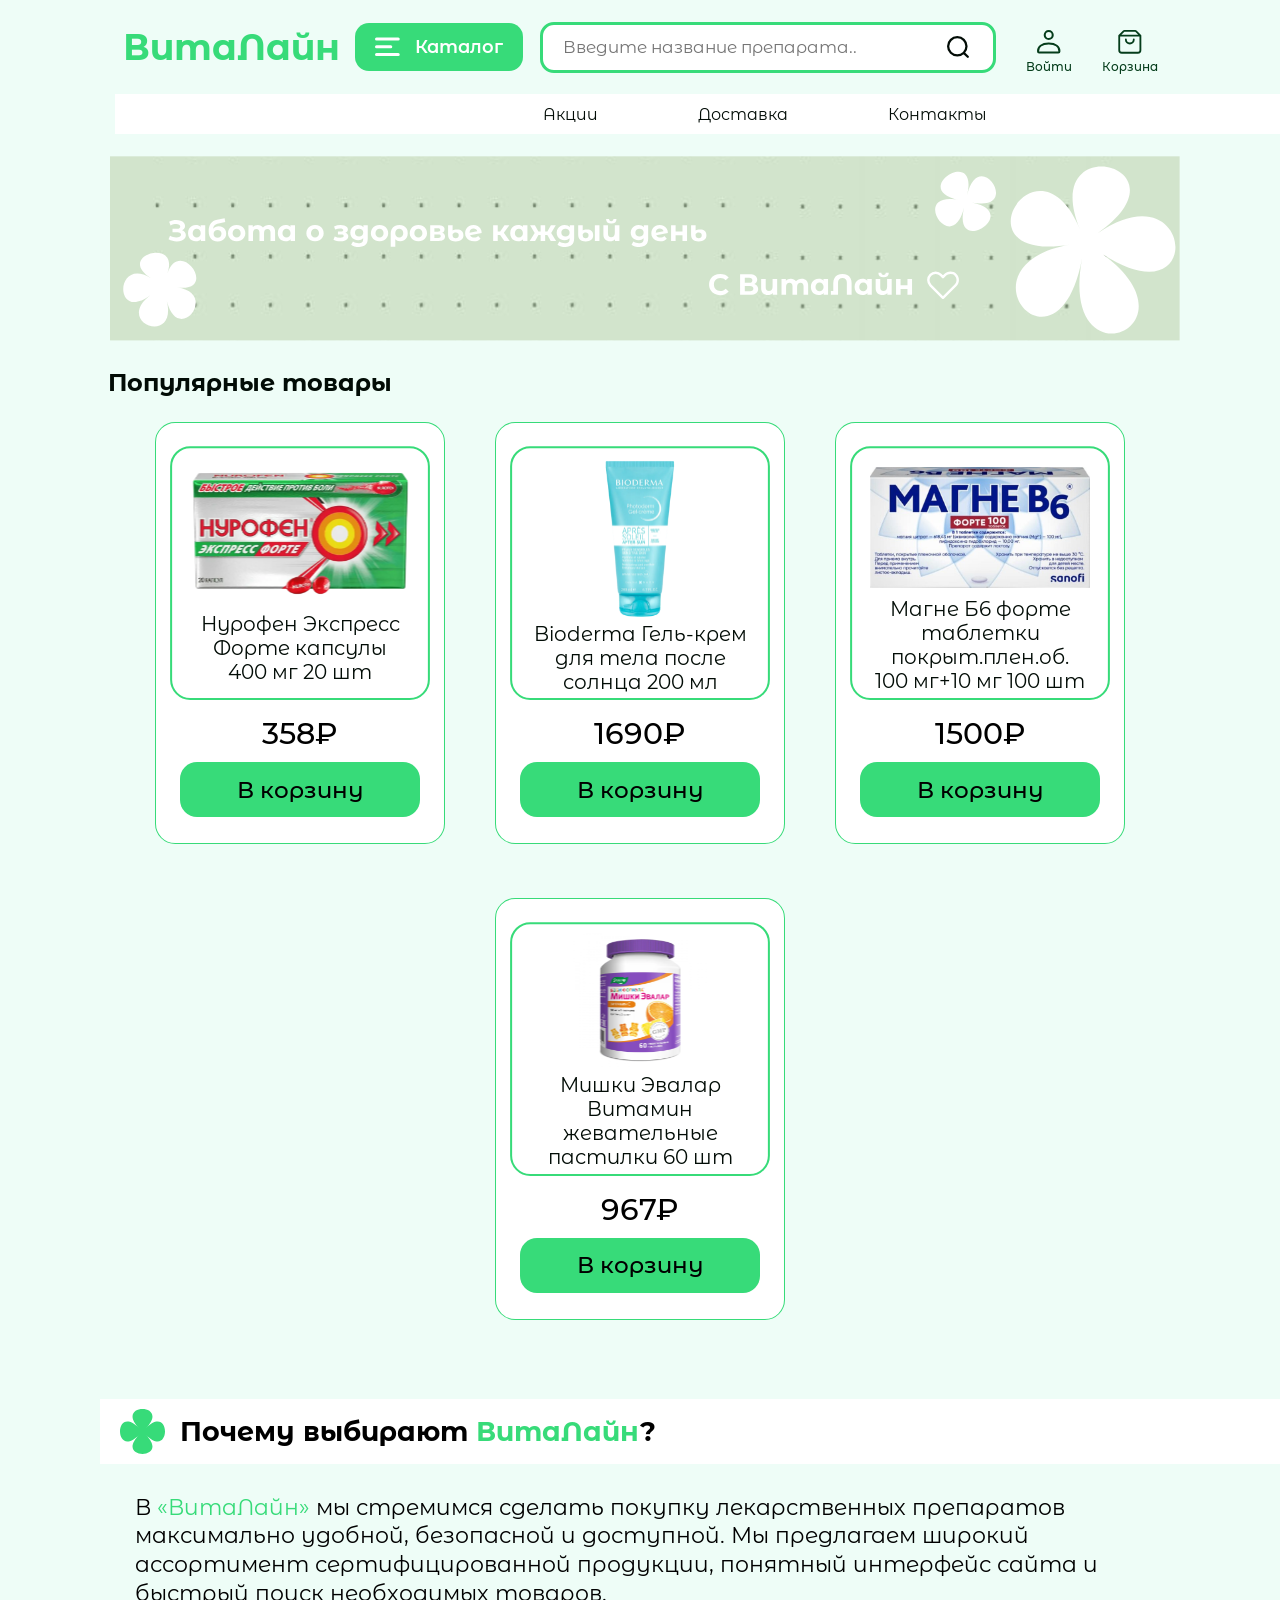
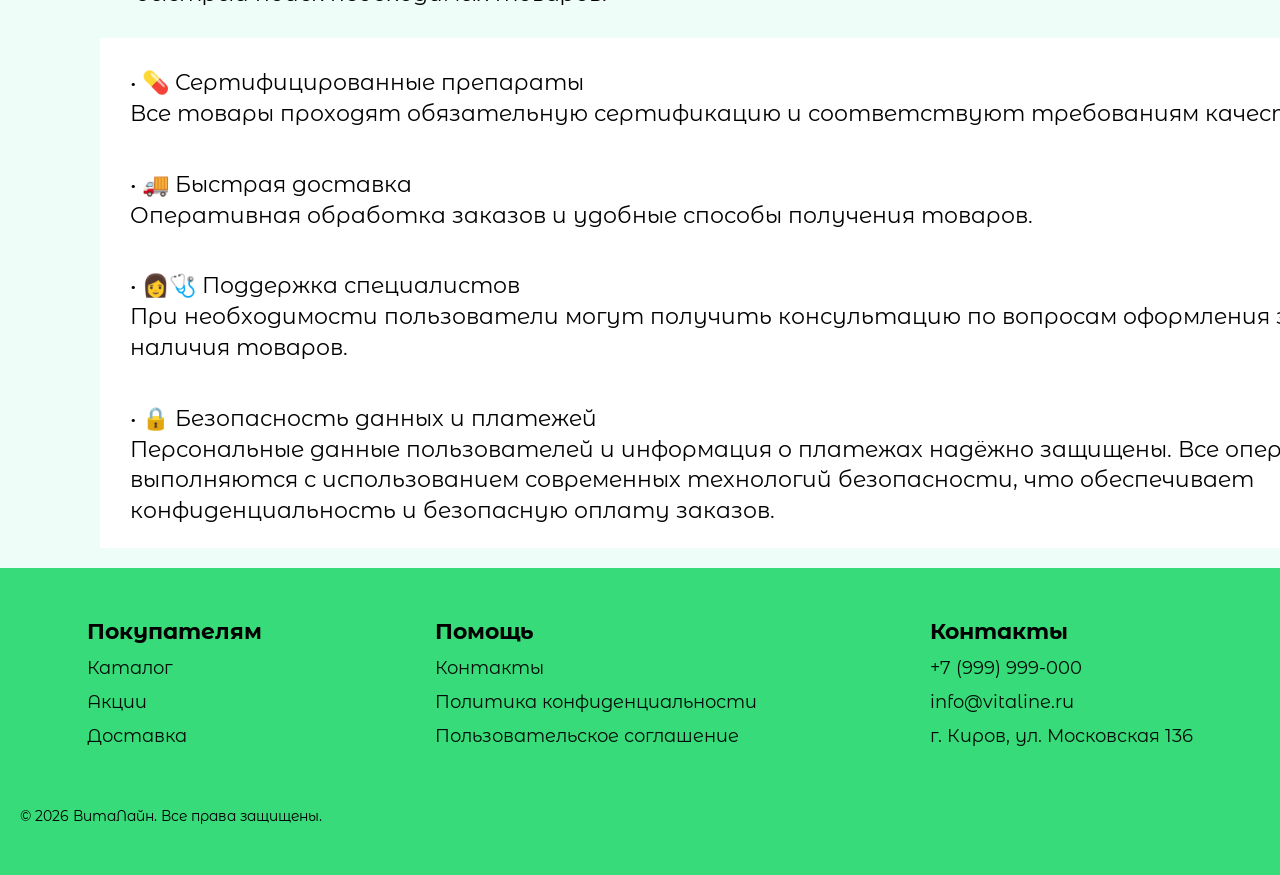
<file: index.html>
<!DOCTYPE html>
<html lang="ru">

<head>
    <meta charset="UTF-8">
    <meta name="viewport" content="width=device-width, initial-scale=1.0">
    <title>Website</title>
    <link rel="stylesheet" href="css/main.css">
</head>

<body>
    <header class="container">
        <a href="index.html" class="logo">ВитаЛайн</a>
        <a href="catalog.html" class="catalog-btn">
            <img src="Icon.svg" alt="">
            Каталог
        </a>
        <div class="search-box">
            <input class="search-input" type="text" placeholder="Введите название препарата..">
            <img src="search.svg" alt="Поиск" id="search-btn">
            <div id="search-error-badge" class="search-error">Ой! Такого товара нет в нашей аптеке :(</div>
        </div>
        <div class="user-actions">
            <a href="#" id="login-btn" class="action-item">
                <img src="user.svg" alt="">
                <span>Войти</span>
            </a>
            <a href="cart.html" class="action-item" style="position: relative;">
                <img src="cart.svg" alt="">
                <span>Корзина</span>
                <span id="cart-count">0</span>
            </a>
        </div>
    </header>

    <div class="top-menu">
        <a href="sale.html">Акции</a>
        <a href="delivery.html">Доставка</a>
        <a href="#contacts">Контакты</a>
    </div>
    <div class="banner">
        <img src="banner.svg" alt="Баннер ВитаЛайн">
    </div>
    <div class="popular">
        <h2>Популярные товары</h2>
    </div>
    <div class="products">
        <div class="product-card">
            <img class="card" src="card.svg" alt="">
            <a href="nurofen.html">
                <img class="product-img nurofen-img" src="nurofen.svg" alt="Нурофен">
            </a>
            <a href="nurofen.html">
                <h3 class="product-title nurofen-title">
                    Нурофен Экспресс Форте капсулы 400 мг 20 шт
                </h3>
            </a>
            <p class="product-price">358₽</p>
            <button class="cart-btn" data-name="Нурофен" data-price="358">В корзину</button>
        </div>
        <div class="product-card">
            <img class="card" src="card.svg" alt="">
            <a href="bioderma.html">
                <img class="product-img bioderma-img" src="bioderma.svg" alt="Bioderma">
            </a>
            <a href="bioderma.html">
                <h3 class="product-title bioderma-title">
                    Bioderma Гель-крем для тела после солнца 200 мл
                </h3>
            </a>
            <p class="product-price">1690₽</p>
            <button class="cart-btn" data-name="Bioderma" data-price="1690">В корзину</button>
        </div>
        <div class="product-card">
            <img class="card" src="card.svg" alt="">
            <a href="magneB6.html">
                <img class="product-img magneB6-img" src="magneB6.svg" alt="Магне Б6">
            </a>
            <a href="magneB6.html">
                <h3 class="product-title magneB6-title">
                    Магне Б6 форте таблетки покрыт.плен.об. 100 мг+10 мг 100 шт
                </h3>
            </a>
            <p class="product-price">1500₽</p>
            <button class="cart-btn" data-name="Магне Б6" data-price="1500">В корзину</button>
        </div>
        <div class="product-card">
            <img class="card" src="card.svg" alt="">
            <a href="evalar.html">
                <img class="product-img evalar-img" src="evalar.svg" alt="Мишки">
            </a>
            <a href="evalar.html">
                <h3 class="product-title evalar-title">
                    Мишки Эвалар Витамин жевательные пастилки 60 шт
                </h3>
            </a>
            <p class="product-price">967₽</p>
            <button class="cart-btn" data-name="Эвалар" data-price="967">В корзину</button>
        </div>
    </div>
    <section>
        <div class="about-block">
            <img class="flower-icon" src="Flower.svg" alt="">
            <h2>Почему выбирают <span class="green-text">ВитаЛайн</span>?</h2>
        </div>
        <p class="about-text">В <span class="green-text">«ВитаЛайн»</span> мы стремимся сделать покупку лекарственных
            препаратов максимально удобной, безопасной и
            доступной. Мы предлагаем широкий ассортимент сертифицированной продукции, понятный интерфейс сайта и быстрый
            поиск необходимых товаров.</p>
        <div class="advantages-block">
            <div class="advantages">
                <p>• 💊 Сертифицированные препараты</p>
                <p>Все товары проходят обязательную сертификацию и соответствуют требованиям качества.</p>
            </div>
            <div class="advantages">
                <p>• 🚚 Быстрая доставка</p>
                <p> Оперативная обработка заказов и удобные способы получения товаров.</p>
            </div>
            <div class="advantages">
                <p>• 👩‍️🩺 Поддержка специалистов</p>
                <p>При необходимости пользователи могут получить консультацию по вопросам оформления заказа и наличия
                    товаров.</p>
            </div>
            <div class="advantages">
                <p>• 🔒 Безопасность данных и платежей</p>
                <p> Персональные данные пользователей и информация о платежах надёжно защищены. Все операции выполняются
                    с
                    использованием современных технологий безопасности, что обеспечивает конфиденциальность и безопасную
                    оплату заказов.</p>
            </div>
        </div>
    </section>
    <footer id="contacts">
        <div class="footer-content">
            <div class="footer-column">
                <h4 class="footer-title">Покупателям</h4>
                <a href="catalog.html">Каталог</a>
                <a href="sale.html">Акции</a>
                <a href="delivery.html">Доставка</a>
            </div>
            <div class="footer-column">
                <h4 class="footer-title">Помощь</h4>
                <a href="#contacts">Контакты</a>
                <a href="policy.html">Политика конфиденциальности</a>
                <a href="policy.html">Пользовательское соглашение</a>
            </div>

            <div class="footer-column">
                <h4 class="footer-title">Контакты</h4>
                <p>+7 (999) 999-000</p>
                <p>info@vitaline.ru</p>
                <p>г. Киров, ул. Московская 136</p>
            </div>
        </div>
        <p class="copyright">
            © 2026 ВитаЛайн. Все права защищены.
        </p>
    </footer>
    <div class="login-modal" id="login-modal">
        <div class="login-window">
            <button class="close-btn" id="close-btn">×</button>
            <h2>Вход или регистрация</h2>
            <input type="text" placeholder="Телефон">
            <label class="checkbox-block">
                <input type="checkbox">
                Даю согласие на обработку персональных данных
            </label>
            <label class="checkbox-block">
                <input type="checkbox">
                Ознакомлен и соглашаюсь с политикой обработки персональных данных,политикой конфиденциальности и пользовательским соглашением
            </label>
            <button class="login-btn">
                Войти
            </button>
        </div>
    </div>
    <script src="script.js"></script>
</body>

</html>
</file>
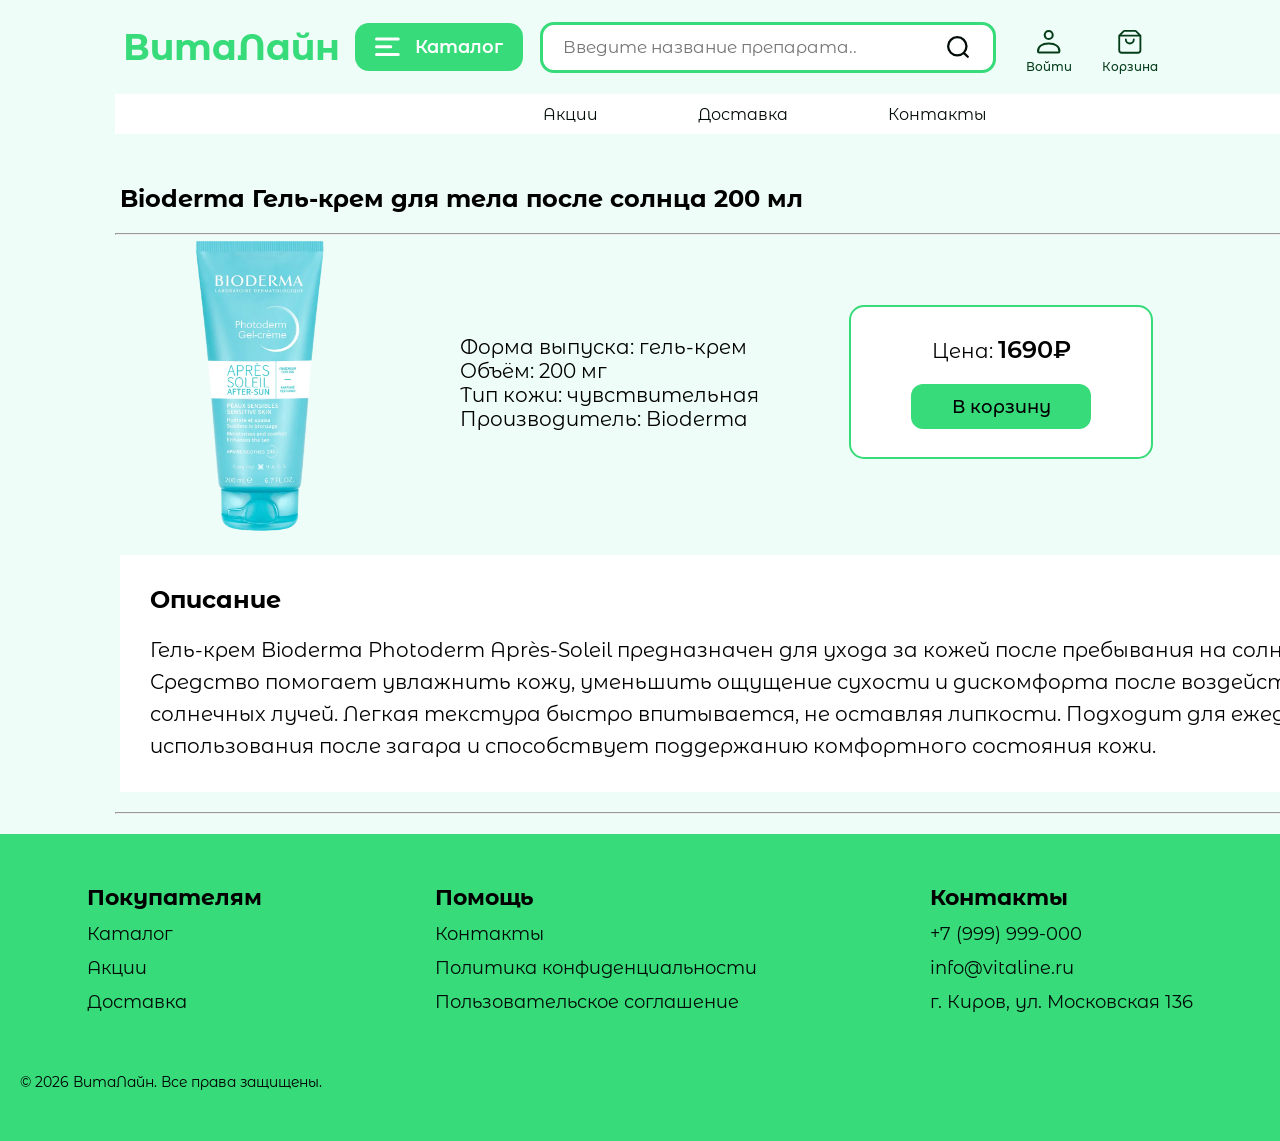
<file: bioderma.html>
<!DOCTYPE html>
<html lang="ru">

<head>
    <meta charset="UTF-8">
    <meta name="viewport" content="width=device-width, initial-scale=1.0">
    <title>Website</title>
    <link rel="stylesheet" href="css/main.css">
</head>

<body>
    <header class="container">
        <a href="index.html" class="logo">ВитаЛайн</a>
        <a href="catalog.html" class="catalog-btn">
            <img src="Icon.svg" alt="">
            Каталог
        </a>
        <div class="search-box">
            <input class="search-input" type="text" placeholder="Введите название препарата..">
            <img src="search.svg" alt="Поиск" id="search-btn">
            <div id="search-error-badge" class="search-error">Ой! Такого товара нет в нашей аптеке :(</div>
        </div>
        <div class="user-actions">
            <a href="#" id="login-btn" class="action-item">
                <img src="user.svg" alt="">
                <span>Войти</span>
            </a>
            <a href="cart.html" class="action-item" style="position: relative;">
                <img src="cart.svg" alt="">
                <span>Корзина</span>
                <span id="cart-count">0</span>
            </a>
        </div>
    </header>
    <div class="top-menu">
        <a href="sale.html">Акции</a>
        <a href="delivery.html">Доставка</a>
        <a href="#contacts">Контакты</a>
    </div>
    <div class="product-title-card">
        <h2>Bioderma Гель-крем для тела после солнца 200 мл</h2>
    </div>
    <hr class="product-line">
    <div class="product-info">
        <img class="product-main-img" src="bioderma.svg" alt="Bioderma">
    <div class="product-description">
         <p>Форма выпуска: гель-крем</p>
         <p>Объём: 200 мг</p>
         <p>Тип кожи: чувствительная</p>
         <p>Производитель: Bioderma</p>
    </div>
    <div class="buy-block">
        <p class="buy-price">Цена: <span>1690₽</span></p>
        <button class="product-cart-btn" data-name="Bioderma" data-price="1690">В корзину</button>
    </div>
    </div>
     <div class="product-about">
        <h2>Описание</h2>
        <p>Гель-крем Bioderma Photoderm Après-Soleil предназначен для ухода за кожей после пребывания на солнце. Средство помогает увлажнить кожу, уменьшить ощущение сухости и дискомфорта после воздействия солнечных лучей. Легкая текстура быстро впитывается, не оставляя липкости. Подходит для ежедневного использования после загара и способствует поддержанию комфортного состояния кожи.</p>
    </div>
    <hr class="product-line">
     <footer id="contacts">
        <div class="footer-content bioderma">
            <div class="footer-column">
                <h4 class="footer-title">Покупателям</h4>
                <a href="catalog.html">Каталог</a>
                <a href="sale.html">Акции</a>
                <a href="delivery.html">Доставка</a>
            </div>
            <div class="footer-column">
                <h4 class="footer-title">Помощь</h4>
                <a href="#contacts">Контакты</a>
                <a href="policy.html">Политика конфиденциальности</a>
                <a href="policy.html">Пользовательское соглашение</a>
            </div>

            <div class="footer-column">
                <h4 class="footer-title">Контакты</h4>
                <p>+7 (999) 999-000</p>
                <p>info@vitaline.ru</p>
                <p>г. Киров, ул. Московская 136</p>
            </div>
        </div>
        <p class="copyright">
            © 2026 ВитаЛайн. Все права защищены.
        </p>
    </footer>
     <div class="login-modal" id="login-modal">
        <div class="login-window">
            <button class="close-btn" id="close-btn">×</button>
            <h2>Вход или регистрация</h2>
            <input type="text" placeholder="Телефон">
            <label class="checkbox-block">
                <input type="checkbox">
                Даю согласие на обработку персональных данных
            </label>
            <label class="checkbox-block">
                <input type="checkbox">
                Ознакомлен и соглашаюсь с политикой обработки персональных данных,политикой конфиденциальности и пользовательским соглашением
            </label>
            <button class="login-btn">
                Войти
            </button>
        </div>
    </div>
    <script src="script.js"></script>
</body>
</file>
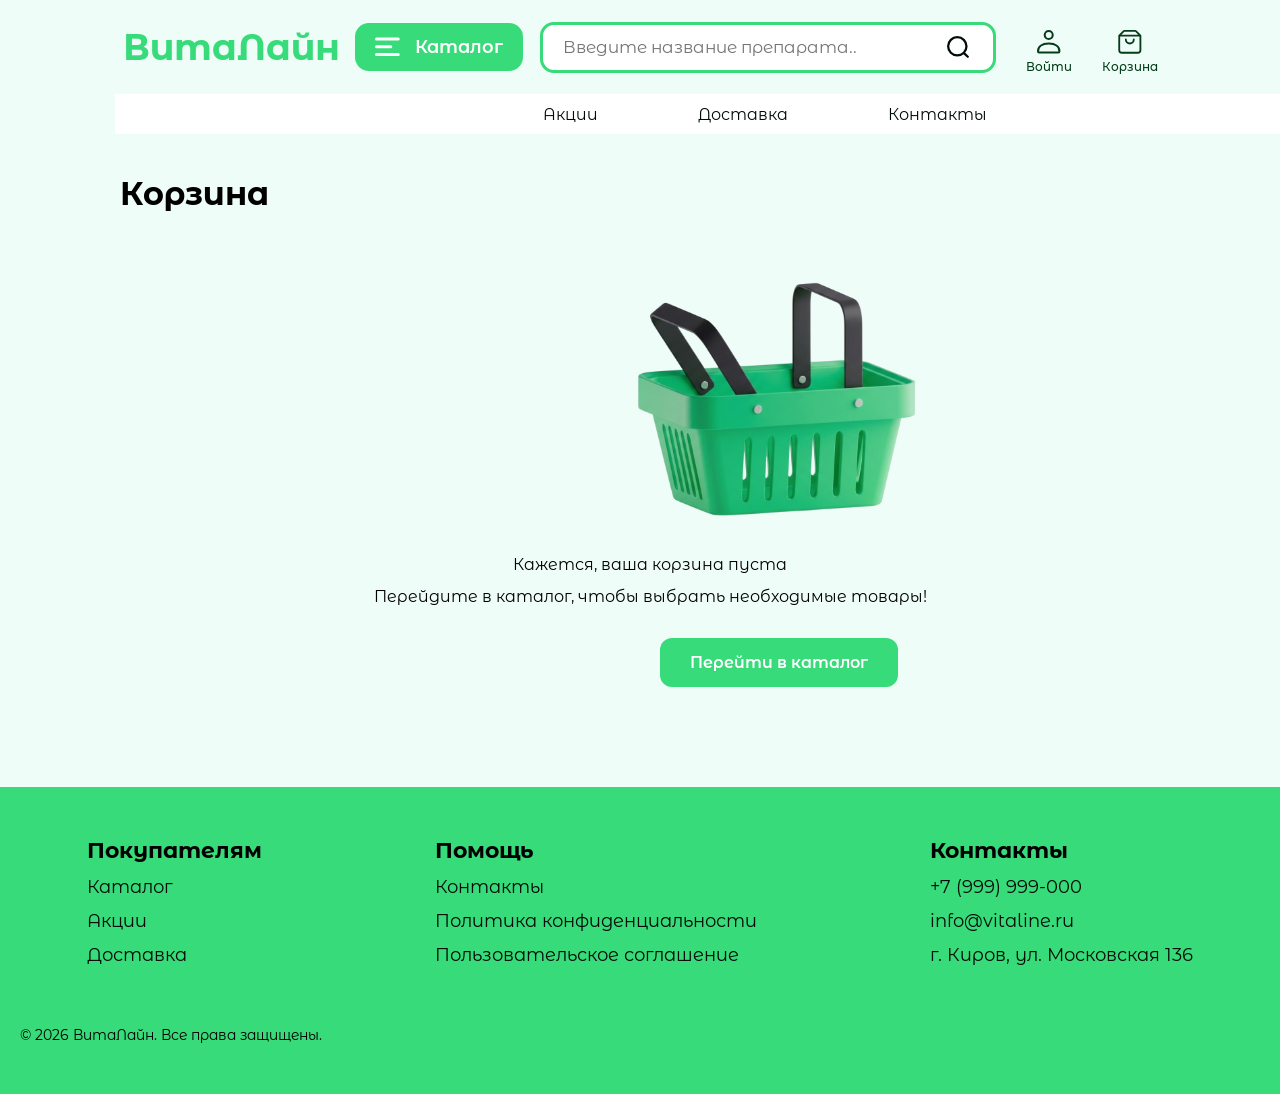
<file: cart.html>
<!DOCTYPE html>
<html lang="ru">

<head>
    <meta charset="UTF-8">
    <meta name="viewport" content="width=device-width, initial-scale=1.0">
    <title>Website</title>
    <link rel="stylesheet" href="css/main.css">
</head>

<body>
    <header class="container">
        <a href="index.html" class="logo">ВитаЛайн</a>
        <a href="catalog.html" class="catalog-btn">
            <img src="Icon.svg" alt="">
            Каталог
        </a>
        <div class="search-box">
            <input class="search-input" type="text" placeholder="Введите название препарата..">
            <img src="search.svg" alt="Поиск" id="search-btn">
            <div id="search-error-badge" class="search-error">Ой! Такого товара нет в нашей аптеке :(</div>
        </div>
        <div class="user-actions">
            <a href="#" id="login-btn" class="action-item">
                <img src="user.svg" alt="">
                <span>Войти</span>
            </a>
            <a href="#" class="action-item" style="position: relative;">
                <img src="cart.svg" alt="">
                <span>Корзина</span>
                <span id="cart-count">0</span>
            </a>
        </div>
    </header>
    <div class="top-menu">
        <a href="sale.html">Акции</a>
        <a href="delivery.html">Доставка</a>
        <a href="#contacts">Контакты</a>
    </div>
    <div class="cart-title">
        <h1>Корзина</h1>
    </div>
    <div id="empty-cart">
        <img class="cart-img" src="cartbig.svg" alt="Корзина">
        <div class="cart-text">
            <p>Кажется, ваша корзина пуста</p>
            <p>Перейдите в каталог, чтобы выбрать необходимые товары!</p>
        </div>
        <a href="catalog.html" class="catalog-link">
            Перейти в каталог
        </a>
    </div>
    <div class="container">
        <div id="filled-cart" class="cart-grid" style="display: none;">
            <div class="cart-left-col">
                <div class="cart-management">
                    <button id="clear-cart-btn" class="cart-clear-btn">Очистить корзину</button>
                </div>
                <div id="cart-items-list">
                </div>
            </div>
            <div class="cart-right-col">
                <div class="summary-card">
                    <h3>Условия заказа</h3>
                    <div class="summary-row">
                        <span id="summary-count">0 товара</span>
                        <span id="summary-subtotal">0 ₽</span>
                    </div>
                    <div class="summary-row delivery-row">
                        <span>Доставка</span>
                        <span class="free-text">Бесплатно</span>
                    </div>
                    <hr class="summary-hr">
                    <div class="summary-total-row">
                        <span>Итого</span>
                        <span id="summary-total-price">0 ₽</span>
                    </div>
                    <button class="cart-checkout-btn" onclick="alert('Заказ успешно оформлен!')">Оформить заказ</button>
                </div>
            </div>
        </div>
    </div>
    <footer id="contacts">
        <div class="footer-content">
            <div class="footer-column">
                <h4 class="footer-title">Покупателям</h4>
                <a href="catalog.html">Каталог</a>
                <a href="sale.html">Акции</a>
                <a href="delivery.html">Доставка</a>
            </div>
            <div class="footer-column">
                <h4 class="footer-title">Помощь</h4>
                <a href="#contacts">Контакты</a>
                <a href="policy.html">Политика конфиденциальности</a>
                <a href="policy.html">Пользовательское соглашение</a>
            </div>

            <div class="footer-column">
                <h4 class="footer-title">Контакты</h4>
                <p>+7 (999) 999-000</p>
                <p>info@vitaline.ru</p>
                <p>г. Киров, ул. Московская 136</p>
            </div>
        </div>
        <p class="copyright">
            © 2026 ВитаЛайн. Все права защищены.
        </p>
    </footer>
    <div class="login-modal" id="login-modal">
        <div class="login-window">
            <button class="close-btn" id="close-btn">×</button>
            <h2>Вход или регистрация</h2>
            <input type="text" placeholder="Телефон">
            <label class="checkbox-block">
                <input type="checkbox">
                Даю согласие на обработку персональных данных
            </label>
            <label class="checkbox-block">
                <input type="checkbox">
                Ознакомлен и соглашаюсь с политикой обработки персональных данных,политикой конфиденциальности и
                пользовательским соглашением
            </label>
            <button class="login-btn">
                Войти
            </button>
        </div>
    </div>
    <script src="script.js"></script>
</body>
</file>
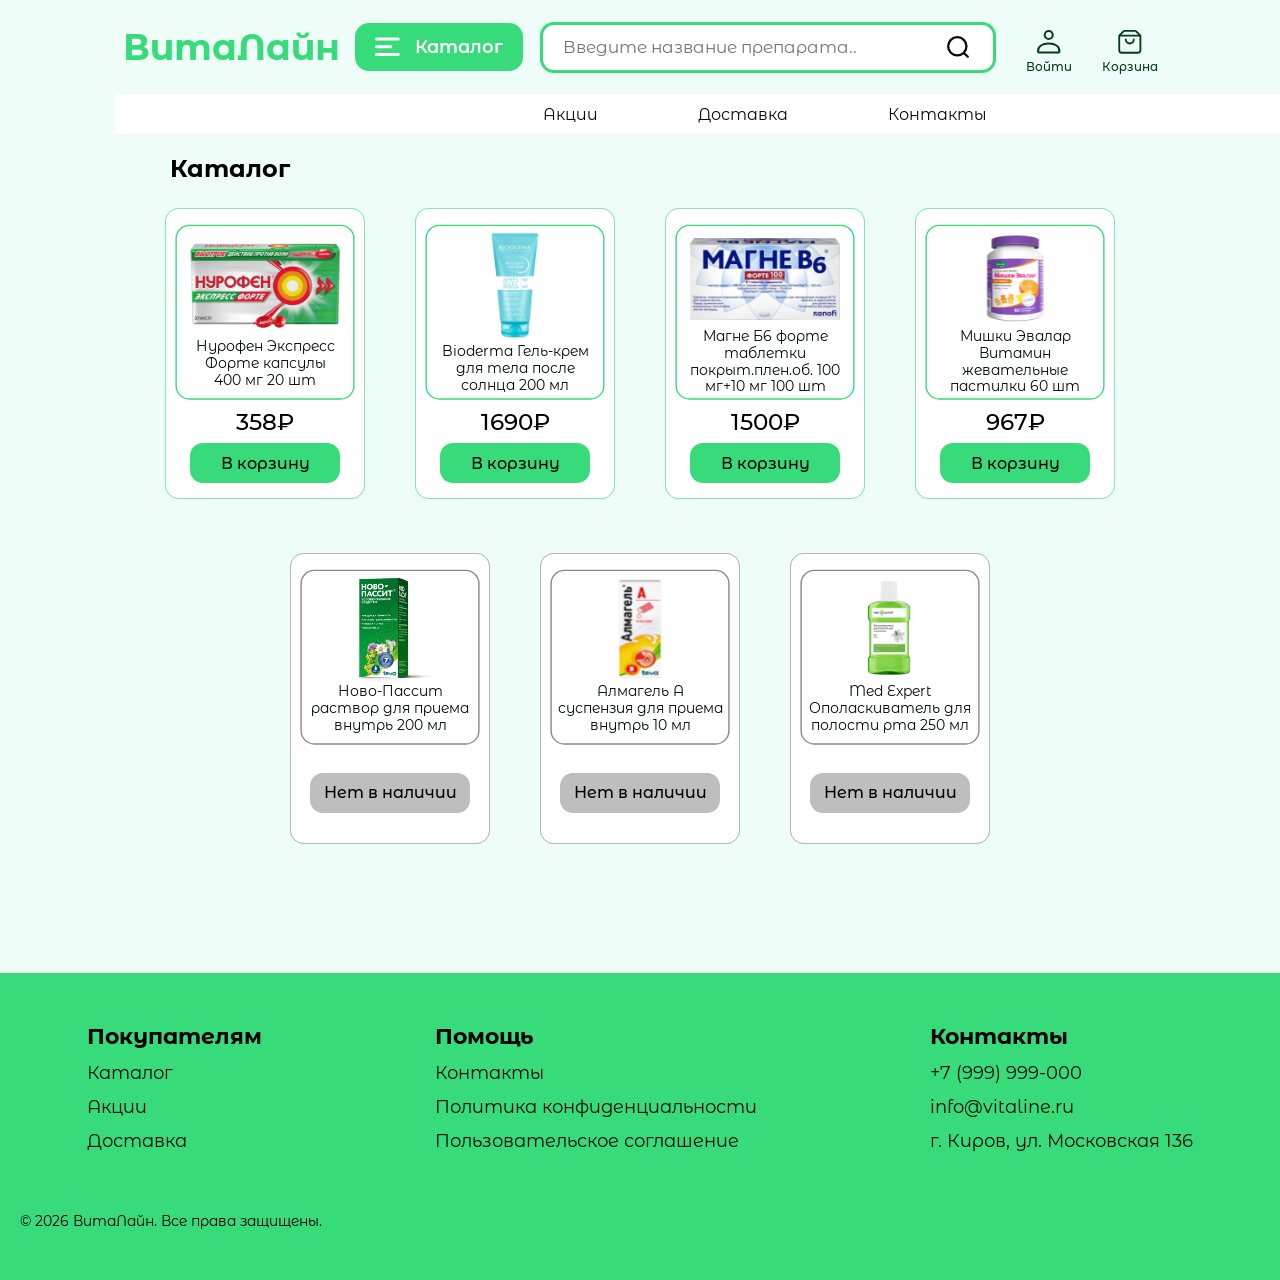
<file: catalog.html>
<!DOCTYPE html>
<html lang="ru">

<head>
    <meta charset="UTF-8">
    <meta name="viewport" content="width=device-width, initial-scale=1.0">
    <title>Website</title>
    <link rel="stylesheet" href="css/main.css">
</head>

<body>
    <header class="container">
        <a href="index.html" class="logo">ВитаЛайн</a>
        <a href="catalog.html" class="catalog-btn">
            <img src="Icon.svg" alt="">
            Каталог
        </a>
        <div class="search-box">
            <input class="search-input" type="text" placeholder="Введите название препарата..">
            <img src="search.svg" alt="Поиск" id="search-btn">
            <div id="search-error-badge" class="search-error">Ой! Такого товара нет в нашей аптеке :(</div>
        </div>
        <div class="user-actions">
            <a href="#" id="login-btn" class="action-item">
                <img src="user.svg" alt="">
                <span>Войти</span>
            </a>
            <a href="cart.html" class="action-item" style="position: relative;">
                <img src="cart.svg" alt="">
                <span>Корзина</span>
                <span id="cart-count">0</span>
            </a>
        </div>
    </header>
    <div class="top-menu">
        <a href="sale.html">Акции</a>
        <a href="delivery.html">Доставка</a>
        <a href="#contacts">Контакты</a>
    </div>
    <div class="catalog-title">
        <h2>Каталог</h2>
    </div>
    <div class="catalog-products">
        <div class="product-card">
            <img class="card" src="card.svg" alt="">
            <a href="nurofen.html">
                <img class="product-img nurofen-img" src="nurofen.svg" alt="Нурофен">
            </a>
            <a href="nurofen.html">
                <h3 class="product-title nurofen-title">
                    Нурофен Экспресс Форте капсулы 400 мг 20 шт
                </h3>
            </a>
            <p class="product-price">358₽</p>
            <button class="cart-btn" data-name="Нурофен" data-price="358">В корзину</button>
        </div>
        <div class="product-card">
            <img class="card" src="card.svg" alt="">
            <a href="bioderma.html">
                <img class="product-img bioderma-img" src="bioderma.svg" alt="Bioderma">
            </a>
            <a href="bioderma.html">
                <h3 class="product-title bioderma-title">
                    Bioderma Гель-крем для тела после солнца 200 мл
                </h3>
            </a>
            <p class="product-price">1690₽</p>
            <button class="cart-btn" data-name="Bioderma" data-price="1690">В корзину</button>
        </div>
        <div class="product-card">
            <img class="card" src="card.svg" alt="">
            <a href="magneB6.html">
                <img class="product-img magneB6-img" src="magneB6.svg" alt="Магне Б6">
            </a>
            <a href="magneB6.html">
                <h3 class="product-title magneB6-title">
                    Магне Б6 форте таблетки покрыт.плен.об. 100 мг+10 мг 100 шт
                </h3>
            </a>
            <p class="product-price">1500₽</p>
            <button class="cart-btn" data-name="Магне Б6" data-price="1500">В корзину</button>
        </div>
        <div class="product-card">
            <img class="card" src="card.svg" alt="">
            <a href="evalar.html">
                <img class="product-img evalar-img" src="evalar.svg" alt="Мишки">
            </a>
            <a href="evalar.html">
                <h3 class="product-title evalar-title">
                    Мишки Эвалар Витамин жевательные пастилки 60 шт
                </h3>
            </a>
            <p class="product-price">967₽</p>
            <button class="cart-btn" data-name="Эвалар" data-price="967">В корзину</button>
        </div>
        <div class="product-card">
            <img class="card" src="cardnon.svg" alt="">
            <img class="product-img novop-img" src="novop.svg" alt="Ново-Пассит">
            <h3 class="product-title novop-title">
                Ново-Пассит раствор для приема внутрь 200 мл
            </h3>
            <p class="non">Нет в наличии</p>
        </div>
        <div class="product-card">
            <img class="card" src="cardnon.svg" alt="">
            <img class="product-img almagel-img" src="almagel.svg" alt="Алмагель">
            <h3 class="product-title almagel-title">
                Алмагель А суспензия для приема внутрь 10 мл
            </h3>
            <p class="non">Нет в наличии</p>
        </div>
        <div class="product-card">
            <img class="card" src="cardnon.svg" alt="">
            <img class="product-img opol-img" src="opol.svg" alt="Ополаскивательь">
            <h3 class="product-title opol-title">
                Med Expert Ополаскиватель для полости рта 250 мл
            </h3>
            <p class="non">Нет в наличии</p>
        </div>
    </div>
    <footer id="contacts">
        <div class="footer-content catalog-content">
            <div class="footer-column">
                <h4 class="footer-title">Покупателям</h4>
                <a href="catalog.html">Каталог</a>
                <a href="sale.html">Акции</a>
                <a href="delivery.html">Доставка</a>
            </div>
            <div class="footer-column">
                <h4 class="footer-title">Помощь</h4>
                <a href="#contacts">Контакты</a>
                <a href="policy.html">Политика конфиденциальности</a>
                <a href="policy.html">Пользовательское соглашение</a>
            </div>

            <div class="footer-column">
                <h4 class="footer-title">Контакты</h4>
                <p>+7 (999) 999-000</p>
                <p>info@vitaline.ru</p>
                <p>г. Киров, ул. Московская 136</p>
            </div>
        </div>
        <p class="copyright">
            © 2026 ВитаЛайн. Все права защищены.
        </p>
    </footer>
     <div class="login-modal" id="login-modal">
        <div class="login-window">
            <button class="close-btn" id="close-btn">×</button>
            <h2>Вход или регистрация</h2>
            <input type="text" placeholder="Телефон">
            <label class="checkbox-block">
                <input type="checkbox">
                Даю согласие на обработку персональных данных
            </label>
            <label class="checkbox-block">
                <input type="checkbox">
                Ознакомлен и соглашаюсь с политикой обработки персональных данных,политикой конфиденциальности и пользовательским соглашением
            </label>
            <button class="login-btn">
                Войти
            </button>
        </div>
    </div>
    <script src="script.js"></script>
</body>
</file>
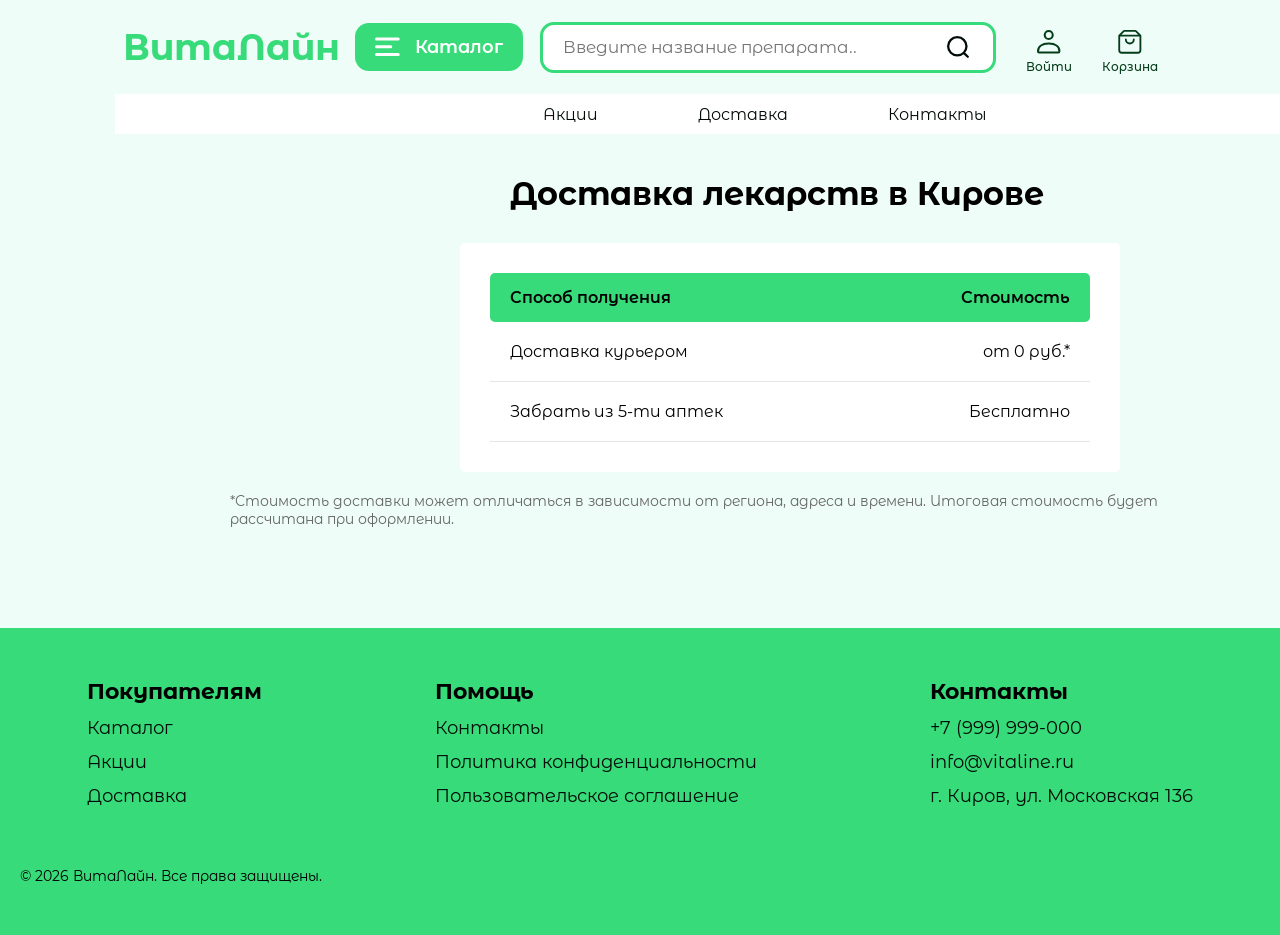
<file: delivery.html>
<!DOCTYPE html>
<html lang="ru">

<head>
    <meta charset="UTF-8">
    <meta name="viewport" content="width=device-width, initial-scale=1.0">
    <title>Website</title>
    <link rel="stylesheet" href="css/main.css">
</head>

<body>
    <header class="container">
        <a href="index.html" class="logo">ВитаЛайн</a>
        <a href="catalog.html" class="catalog-btn">
            <img src="Icon.svg" alt="">
            Каталог
        </a>
        <div class="search-box">
            <input class="search-input" type="text" placeholder="Введите название препарата..">
            <img src="search.svg" alt="Поиск" id="search-btn"> 
            <div id="search-error-badge" class="search-error">Ой! Такого товара нет в нашей аптеке :(</div>
        </div>
        <div class="user-actions">
            <a href="#" id="login-btn" class="action-item">
                <img src="user.svg" alt="">
                <span>Войти</span>
            </a>
            <a href="cart.html" class="action-item" style="position: relative;">
                <img src="cart.svg" alt="">
                <span>Корзина</span>
                <span id="cart-count">0</span>
            </a>
        </div>
    </header>

    <div class="top-menu">
        <a href="sale.html">Акции</a>
        <a href="delivery.html">Доставка</a>
        <a href="#contacts">Контакты</a>
    </div>
    <h1 class="delivery-title">Доставка лекарств в Кирове</h1>
    <div class="delivery-box">
        <div class="delivery-header">
            <p>Способ получения</p>
            <p>Стоимость</p>
        </div>
        <div class="delivery-row">
            <p>Доставка курьером</p>
            <p>от 0 руб.*</p>
        </div>
        <div class="delivery-row">
            <p>Забрать из 5-ти аптек</p>
            <p>Бесплатно</p>
        </div>
    </div>
    <p class="delivery-note">
        *Стоимость доставки может отличаться в зависимости от региона, адреса и времени.
        Итоговая стоимость будет рассчитана при оформлении.
    </p>
    <footer id="contacts">
        <div class="footer-content">
            <div class="footer-column">
                <h4 class="footer-title">Покупателям</h4>
                <a href="catalog.html">Каталог</a>
                <a href="sale.html">Акции</a>
                <a href="delivery.html">Доставка</a>
            </div>
            <div class="footer-column">
                <h4 class="footer-title">Помощь</h4>
                <a href="#contacts">Контакты</a>
                <a href="policy.html">Политика конфиденциальности</a>
                <a href="policy.html">Пользовательское соглашение</a>
            </div>

            <div class="footer-column">
                <h4 class="footer-title">Контакты</h4>
                <p>+7 (999) 999-000</p>
                <p>info@vitaline.ru</p>
                <p>г. Киров, ул. Московская 136</p>
            </div>
        </div>
        <p class="copyright">
            © 2026 ВитаЛайн. Все права защищены.
        </p>
    </footer>
    <div class="login-modal" id="login-modal">
        <div class="login-window">
            <button class="close-btn" id="close-btn">×</button>
            <h2>Вход или регистрация</h2>
            <input type="text" placeholder="Телефон">
            <label class="checkbox-block">
                <input type="checkbox">
                Даю согласие на обработку персональных данных
            </label>
            <label class="checkbox-block">
                <input type="checkbox">
                Ознакомлен и соглашаюсь с политикой обработки персональных данных,политикой конфиденциальности и
                пользовательским соглашением
            </label>
            <button class="login-btn">
                Войти
            </button>
        </div>
    </div>
    <script src="script.js"></script>
</body>
</file>
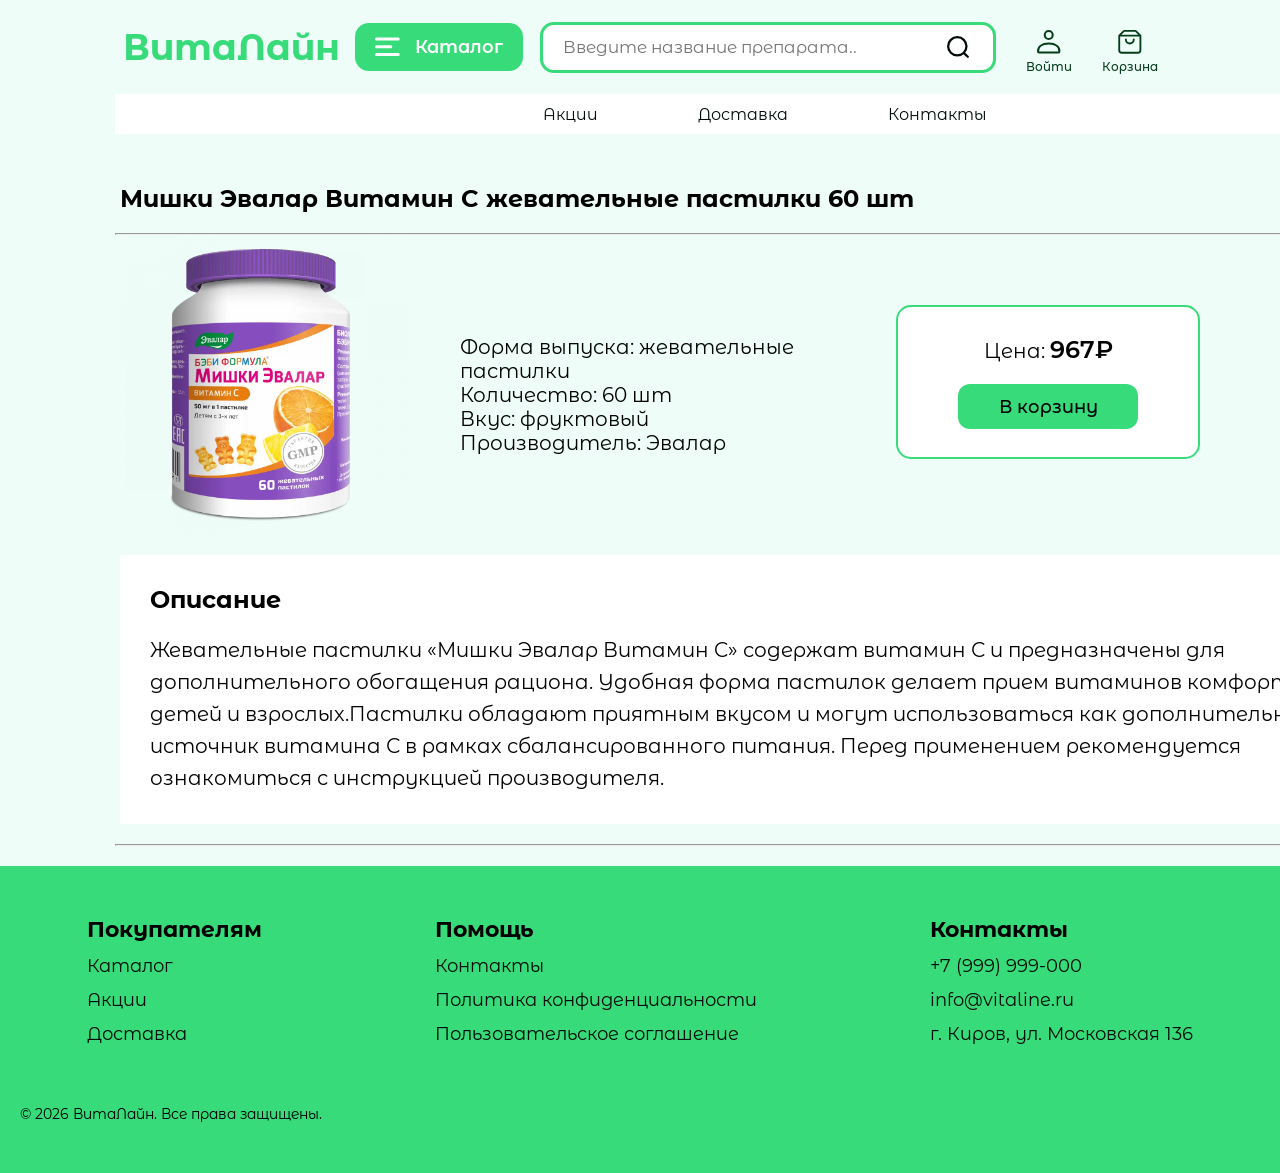
<file: evalar.html>
<!DOCTYPE html>
<html lang="ru">

<head>
    <meta charset="UTF-8">
    <meta name="viewport" content="width=device-width, initial-scale=1.0">
    <title>Website</title>
    <link rel="stylesheet" href="css/main.css">
</head>

<body>
    <header class="container">
        <a href="index.html" class="logo">ВитаЛайн</a>
        <a href="catalog.html" class="catalog-btn">
            <img src="Icon.svg" alt="">
            Каталог
        </a>
        <div class="search-box">
            <input class="search-input" type="text" placeholder="Введите название препарата..">
            <img src="search.svg" alt="Поиск" id="search-btn">
            <div id="search-error-badge" class="search-error">Ой! Такого товара нет в нашей аптеке :(</div>
        </div>
        <div class="user-actions">
            <a href="#" id="login-btn" class="action-item">
                <img src="user.svg" alt="">
                <span>Войти</span>
            </a>
            <a href="cart.html" class="action-item" style="position: relative;">
                <img src="cart.svg" alt="">
                <span>Корзина</span>
                <span id="cart-count">0</span>
            </a>
        </div>
    </header>
    <div class="top-menu">
        <a href="sale.html">Акции</a>
        <a href="delivery.html">Доставка</a>
        <a href="#contacts">Контакты</a>
    </div>
    <div class="product-title-card">
        <h2>Мишки Эвалар Витамин C жевательные пастилки 60 шт</h2>
    </div>
    <hr class="product-line">
    <div class="product-info">
        <img class="product-main-img" src="evalar.svg" alt="Эвалар">
    <div class="product-description">
         <p>Форма выпуска: жевательные пастилки</p>
         <p>Количество: 60 шт</p>
         <p>Вкус: фруктовый</p>
         <p>Производитель: Эвалар</p>
    </div>
    <div class="buy-block">
        <p class="buy-price">Цена: <span>967₽</span></p>
        <button class="product-cart-btn" data-name="Эвалар" data-price="967">В корзину</button>
    </div>
    </div>
     <div class="product-about">
        <h2>Описание</h2>
        <p>Жевательные пастилки «Мишки Эвалар Витамин C» содержат витамин С и предназначены для дополнительного обогащения рациона. Удобная форма пастилок делает прием витаминов комфортным для детей и взрослых.Пастилки обладают приятным вкусом и могут использоваться как дополнительный источник витамина С в рамках сбалансированного питания. Перед применением рекомендуется ознакомиться с инструкцией производителя.</p>
    </div>
    <hr class="product-line">
     <footer id="contacts">
        <div class="footer-content nurofen">
            <div class="footer-column">
                <h4 class="footer-title">Покупателям</h4>
                <a href="catalog.html">Каталог</a>
                <a href="sale.html">Акции</a>
                <a href="delivery.html">Доставка</a>
            </div>
            <div class="footer-column">
                <h4 class="footer-title">Помощь</h4>
                <a href="#contacts">Контакты</a>
                <a href="policy.html">Политика конфиденциальности</a>
                <a href="policy.html">Пользовательское соглашение</a>
            </div>

            <div class="footer-column">
                <h4 class="footer-title">Контакты</h4>
                <p>+7 (999) 999-000</p>
                <p>info@vitaline.ru</p>
                <p>г. Киров, ул. Московская 136</p>
            </div>
        </div>
        <p class="copyright">
            © 2026 ВитаЛайн. Все права защищены.
        </p>
    </footer>
     <div class="login-modal" id="login-modal">
        <div class="login-window">
            <button class="close-btn" id="close-btn">×</button>
            <h2>Вход или регистрация</h2>
            <input type="text" placeholder="Телефон">
            <label class="checkbox-block">
                <input type="checkbox">
                Даю согласие на обработку персональных данных
            </label>
            <label class="checkbox-block">
                <input type="checkbox">
                Ознакомлен и соглашаюсь с политикой обработки персональных данных,политикой конфиденциальности и пользовательским соглашением
            </label>
            <button class="login-btn">
                Войти
            </button>
        </div>
    </div>
    <script src="script.js"></script>
</body>
</file>
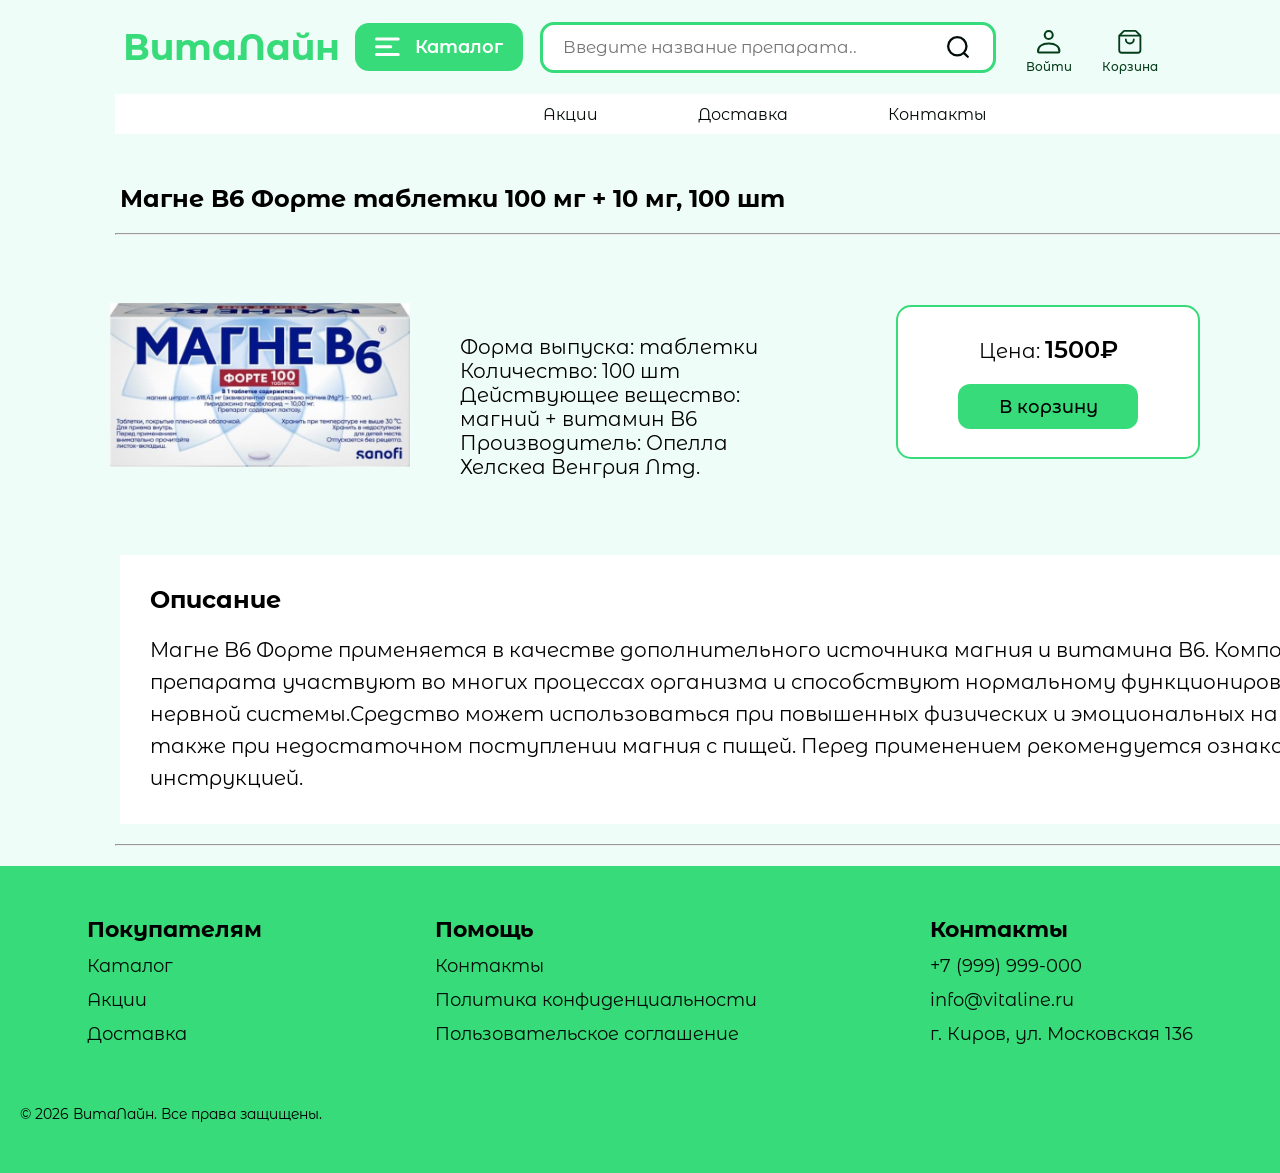
<file: magneB6.html>
<!DOCTYPE html>
<html lang="ru">

<head>
    <meta charset="UTF-8">
    <meta name="viewport" content="width=device-width, initial-scale=1.0">
    <title>Website</title>
    <link rel="stylesheet" href="css/main.css">
</head>

<body>
    <header class="container">
        <a href="index.html" class="logo">ВитаЛайн</a>
        <a href="catalog.html" class="catalog-btn">
            <img src="Icon.svg" alt="">
            Каталог
        </a>
        <div class="search-box">
            <input class="search-input" type="text" placeholder="Введите название препарата..">
            <img src="search.svg" alt="Поиск" id="search-btn">
            <div id="search-error-badge" class="search-error">Ой! Такого товара нет в нашей аптеке :(</div>
        </div>
        <div class="user-actions">
            <a href="#" id="login-btn" class="action-item">
                <img src="user.svg" alt="">
                <span>Войти</span>
            </a>
            <a href="cart.html" class="action-item" style="position: relative;">
                <img src="cart.svg" alt="">
                <span>Корзина</span>
                <span id="cart-count">0</span>
            </a>
        </div>
    </header>
    <div class="top-menu">
        <a href="sale.html">Акции</a>
        <a href="delivery.html">Доставка</a>
        <a href="#contacts">Контакты</a>
    </div>
    <div class="product-title-card">
        <h2>Магне B6 Форте таблетки 100 мг + 10 мг, 100 шт</h2>
    </div>
    <hr class="product-line">
    <div class="product-info">
        <img class="product-main-img" src="magneB6.svg" alt="Магне">
    <div class="product-description">
         <p>Форма выпуска: таблетки</p>
         <p>Количество: 100 шт</p>
         <p>Действующее вещество: магний + витамин B6</p>
         <p>Производитель: Опелла Хелскеа Венгрия Лтд.</p>
    </div>
    <div class="buy-block">
        <p class="buy-price">Цена: <span>1500₽</span></p>
        <button class="product-cart-btn" data-name="Магне Б6" data-price="1500">В корзину</button>
    </div>
    </div>
     <div class="product-about">
        <h2>Описание</h2>
        <p>Магне B6 Форте применяется в качестве дополнительного источника магния и витамина B6. Компоненты препарата участвуют во многих процессах организма и способствуют нормальному функционированию нервной системы.Средство может использоваться при повышенных физических и эмоциональных нагрузках, а также при недостаточном поступлении магния с пищей. Перед применением рекомендуется ознакомиться с инструкцией.</p>
    </div>
    <hr class="product-line">
     <footer id="contacts">
        <div class="footer-content magneB6">
            <div class="footer-column">
                <h4 class="footer-title">Покупателям</h4>
                <a href="catalog.html">Каталог</a>
                <a href="sale.html">Акции</a>
                <a href="delivery.html">Доставка</a>
            </div>
            <div class="footer-column">
                <h4 class="footer-title">Помощь</h4>
                <a href="#contacts">Контакты</a>
                <a href="policy.html">Политика конфиденциальности</a>
                <a href="policy.html">Пользовательское соглашение</a>
            </div>

            <div class="footer-column">
                <h4 class="footer-title">Контакты</h4>
                <p>+7 (999) 999-000</p>
                <p>info@vitaline.ru</p>
                <p>г. Киров, ул. Московская 136</p>
            </div>
        </div>
        <p class="copyright">
            © 2026 ВитаЛайн. Все права защищены.
        </p>
    </footer>
     <div class="login-modal" id="login-modal">
        <div class="login-window">
            <button class="close-btn" id="close-btn">×</button>
            <h2>Вход или регистрация</h2>
            <input type="text" placeholder="Телефон">
            <label class="checkbox-block">
                <input type="checkbox">
                Даю согласие на обработку персональных данных
            </label>
            <label class="checkbox-block">
                <input type="checkbox">
                Ознакомлен и соглашаюсь с политикой обработки персональных данных,политикой конфиденциальности и пользовательским соглашением
            </label>
            <button class="login-btn">
                Войти
            </button>
        </div>
    </div>
    <script src="script.js"></script>
</body>
</file>
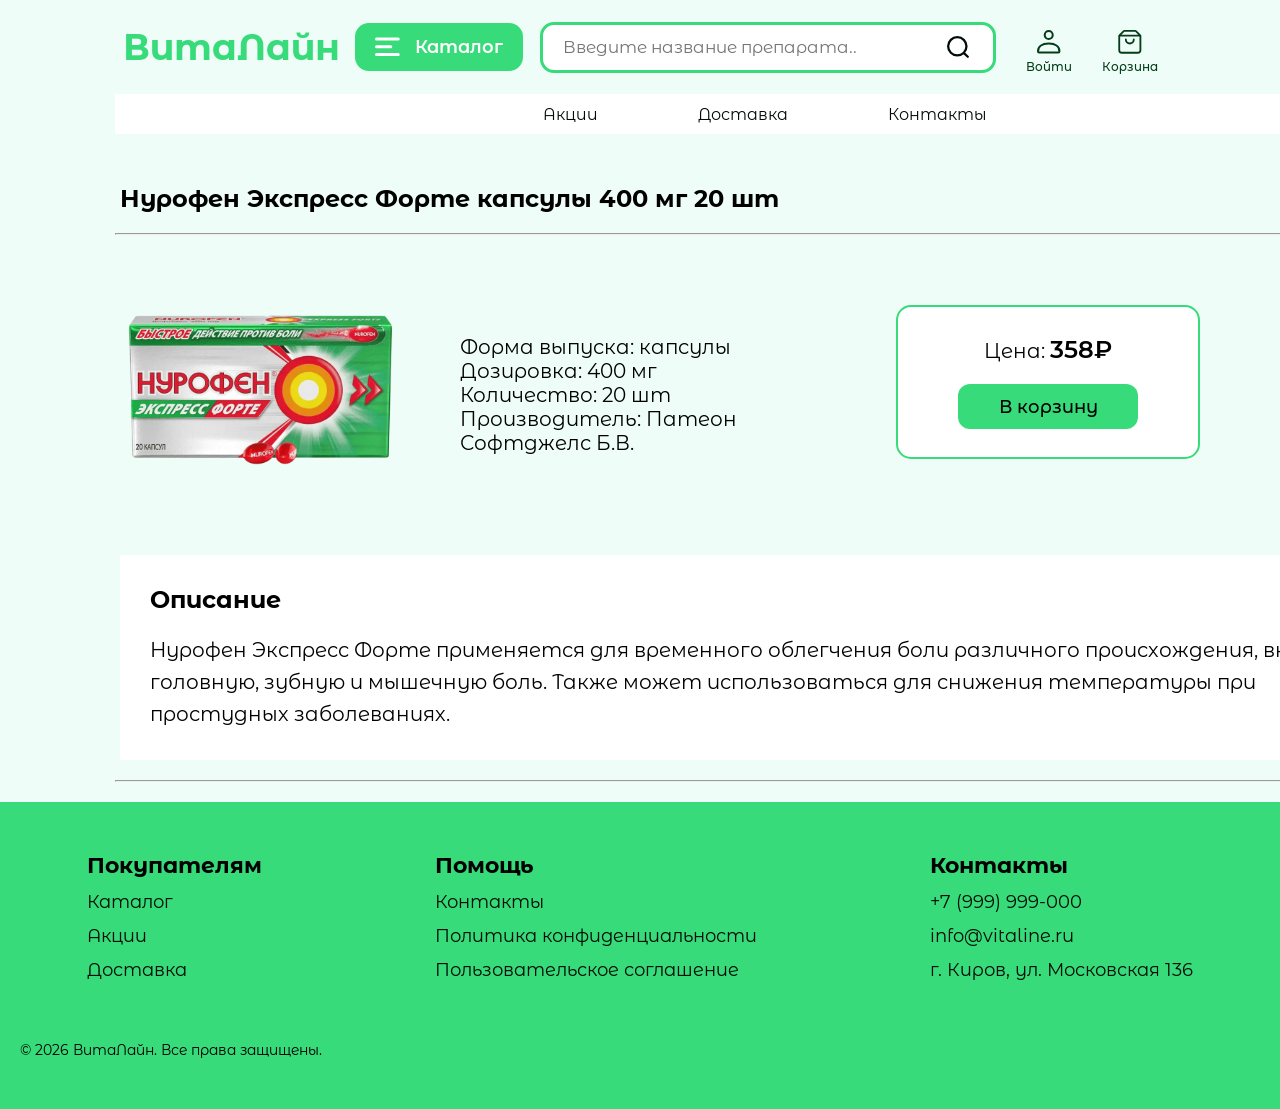
<file: nurofen.html>
<!DOCTYPE html>
<html lang="ru">

<head>
    <meta charset="UTF-8">
    <meta name="viewport" content="width=device-width, initial-scale=1.0">
    <title>Website</title>
    <link rel="stylesheet" href="css/main.css">
</head>

<body>
    <header class="container">
        <a href="index.html" class="logo">ВитаЛайн</a>
        <a href="catalog.html" class="catalog-btn">
            <img src="Icon.svg" alt="">
            Каталог
        </a>
        <div class="search-box">
            <input class="search-input" type="text" placeholder="Введите название препарата..">
            <img src="search.svg" alt="Поиск" id="search-btn">
            <div id="search-error-badge" class="search-error">Ой! Такого товара нет в нашей аптеке :(</div>
        </div>
        <div class="user-actions">
            <a href="#" id="login-btn" class="action-item">
                <img src="user.svg" alt="">
                <span>Войти</span>
            </a>
            <a href="cart.html" class="action-item" style="position: relative;">
                <img src="cart.svg" alt="">
                <span>Корзина</span>
                <span id="cart-count">0</span>
            </a>
        </div>
    </header>
    <div class="top-menu">
        <a href="sale.html">Акции</a>
        <a href="delivery.html">Доставка</a>
        <a href="#contacts">Контакты</a>
    </div>
    <div class="product-title-card">
        <h2>Нурофен Экспресс Форте капсулы 400 мг 20 шт</h2>
    </div>
    <hr class="product-line">
    <div class="product-info">
        <img class="product-main-img" src="nurofen.svg" alt="Нурофен">
    <div class="product-description">
         <p>Форма выпуска: капсулы</p>
         <p>Дозировка: 400 мг</p>
         <p>Количество: 20 шт</p>
         <p>Производитель: Патеон Софтджелс Б.В.</p>
    </div>
    <div class="buy-block">
        <p class="buy-price">Цена: <span>358₽</span></p>
        <button class="product-cart-btn" data-name="Нурофен" data-price="358">В корзину</button>
    </div>
    </div>
     <div class="product-about">
        <h2>Описание</h2>
        <p>Нурофен Экспресс Форте применяется для временного облегчения боли различного происхождения, включая головную, зубную и мышечную боль. Также может использоваться для снижения температуры при простудных заболеваниях.</p>
    </div>
    <hr class="product-line">
     <footer id="contacts">
        <div class="footer-content nurofen">
            <div class="footer-column">
                <h4 class="footer-title">Покупателям</h4>
                <a href="catalog.html">Каталог</a>
                <a href="sale.html">Акции</a>
                <a href="delivery.html">Доставка</a>
            </div>
            <div class="footer-column">
                <h4 class="footer-title">Помощь</h4>
                <a href="#contacts">Контакты</a>
                <a href="policy.html">Политика конфиденциальности</a>
                <a href="policy.html">Пользовательское соглашение</a>
            </div>

            <div class="footer-column">
                <h4 class="footer-title">Контакты</h4>
                <p>+7 (999) 999-000</p>
                <p>info@vitaline.ru</p>
                <p>г. Киров, ул. Московская 136</p>
            </div>
        </div>
        <p class="copyright">
            © 2026 ВитаЛайн. Все права защищены.
        </p>
    </footer>
     <div class="login-modal" id="login-modal">
        <div class="login-window">
            <button class="close-btn" id="close-btn">×</button>
            <h2>Вход или регистрация</h2>
            <input type="text" placeholder="Телефон">
            <label class="checkbox-block">
                <input type="checkbox">
                Даю согласие на обработку персональных данных
            </label>
            <label class="checkbox-block">
                <input type="checkbox">
                Ознакомлен и соглашаюсь с политикой обработки персональных данных,политикой конфиденциальности и пользовательским соглашением
            </label>
            <button class="login-btn">
                Войти
            </button>
        </div>
    </div>
    <script src="script.js"></script>
</body>
</file>
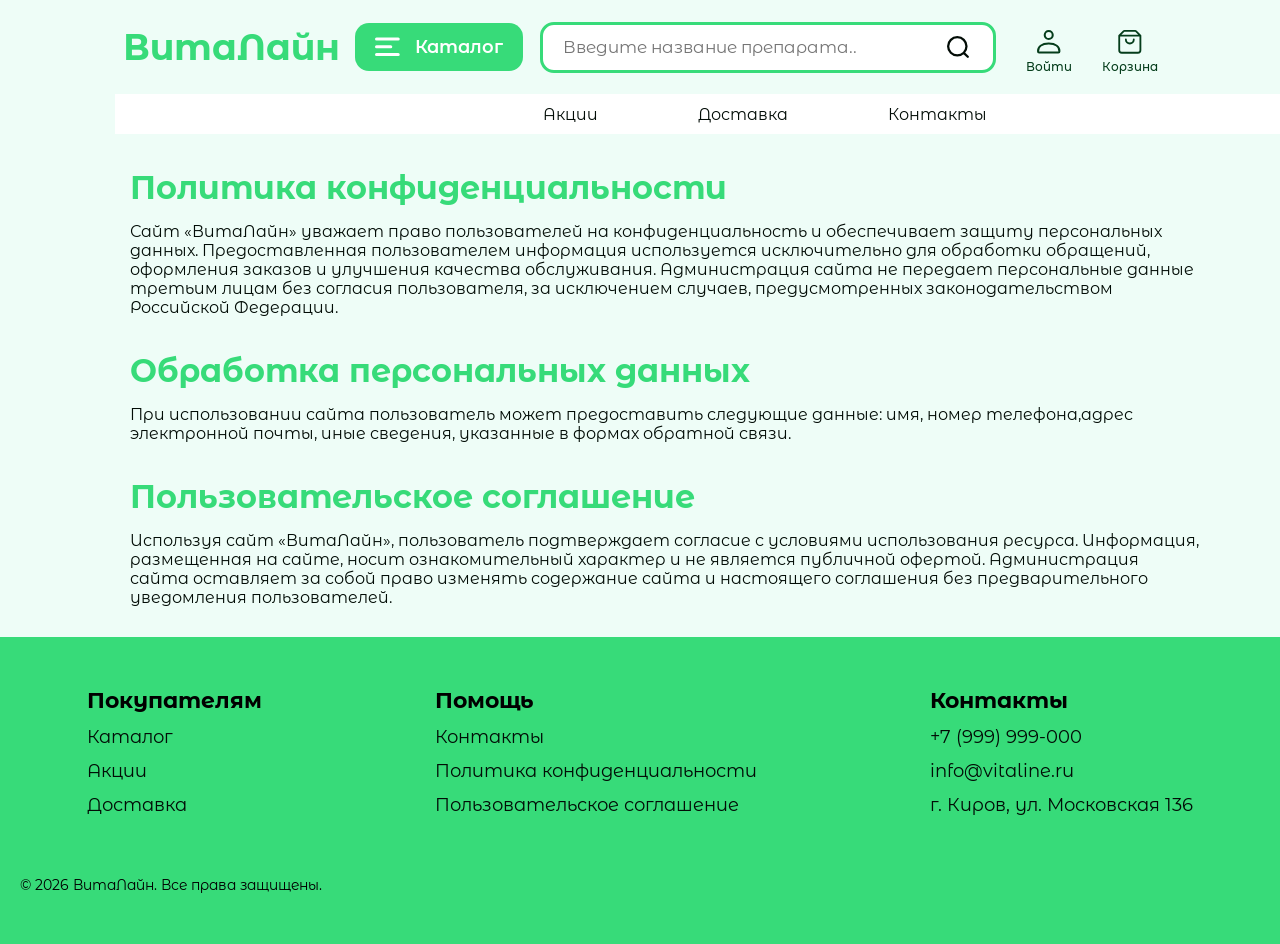
<file: policy.html>
<!DOCTYPE html>
<html lang="ru">

<head>
    <meta charset="UTF-8">
    <meta name="viewport" content="width=device-width, initial-scale=1.0">
    <title>Website</title>
    <link rel="stylesheet" href="css/main.css">
</head>

<body>
    <header class="container">
        <a href="index.html" class="logo">ВитаЛайн</a>
        <a href="catalog.html" class="catalog-btn">
            <img src="Icon.svg" alt="">
            Каталог
        </a>
        <div class="search-box">
            <input class="search-input" type="text" placeholder="Введите название препарата..">
            <img src="search.svg" alt="Поиск" id="search-btn">
            <div id="search-error-badge" class="search-error">Ой! Такого товара нет в нашей аптеке :(</div>
        </div>
        <div class="user-actions">
            <a href="#" id="login-btn" class="action-item">
                <img src="user.svg" alt="">
                <span>Войти</span>
            </a>
            <a href="cart.html" class="action-item" style="position: relative;">
                <img src="cart.svg" alt="">
                <span>Корзина</span>
                <span id="cart-count">0</span>
            </a>
        </div>
    </header>

    <div class="top-menu">
        <a href="sale.html">Акции</a>
        <a href="delivery.html">Доставка</a>
        <a href="#contacts">Контакты</a>
    </div>
    <div class="policy-main-text">
        <h1 class="policy-title">Политика конфиденциальности</h1>
        <p class="policy-text">Сайт «ВитаЛайн» уважает право пользователей на конфиденциальность и обеспечивает защиту
            персональных данных. Предоставленная пользователем информация используется исключительно для обработки
            обращений, оформления заказов и улучшения качества обслуживания. Администрация сайта не передает
            персональные данные третьим лицам без согласия пользователя, за исключением случаев, предусмотренных
            законодательством Российской Федерации.</p>
        <h1 class="policy-title">Обработка персональных данных</h1>
        <p class="policy-text">При использовании сайта пользователь может предоставить следующие данные: имя, номер
            телефона,адрес электронной почты, иные сведения, указанные в формах обратной связи.</p>
        <h1 class="policy-title">Пользовательское соглашение</h1>
        <p class="policy-text">Используя сайт «ВитаЛайн», пользователь подтверждает согласие с условиями использования
            ресурса. Информация, размещенная на сайте, носит ознакомительный характер и не является публичной офертой.
            Администрация сайта оставляет за собой право изменять содержание сайта и настоящего соглашения без
            предварительного уведомления пользователей.</p>
    </div>
    <footer id="contacts">
        <div class="footer-content">
            <div class="footer-column">
                <h4 class="footer-title">Покупателям</h4>
                <a href="catalog.html">Каталог</a>
                <a href="sale.html">Акции</a>
                <a href="delivery.html">Доставка</a>
            </div>
            <div class="footer-column">
                <h4 class="footer-title">Помощь</h4>
                <a href="#contacts">Контакты</a>
                <a href="policy.html">Политика конфиденциальности</a>
                <a href="policy.html">Пользовательское соглашение</a>
            </div>

            <div class="footer-column">
                <h4 class="footer-title">Контакты</h4>
                <p>+7 (999) 999-000</p>
                <p>info@vitaline.ru</p>
                <p>г. Киров, ул. Московская 136</p>
            </div>
        </div>
        <p class="copyright">
            © 2026 ВитаЛайн. Все права защищены.
        </p>
    </footer>
    <div class="login-modal" id="login-modal">
        <div class="login-window">
            <button class="close-btn" id="close-btn">×</button>
            <h2>Вход или регистрация</h2>
            <input type="text" placeholder="Телефон">
            <label class="checkbox-block">
                <input type="checkbox">
                Даю согласие на обработку персональных данных
            </label>
            <label class="checkbox-block">
                <input type="checkbox">
                Ознакомлен и соглашаюсь с политикой обработки персональных данных,политикой конфиденциальности и
                пользовательским соглашением
            </label>
            <button class="login-btn">
                Войти
            </button>
        </div>
    </div>
    <script src="script.js"></script>
</body>
</file>
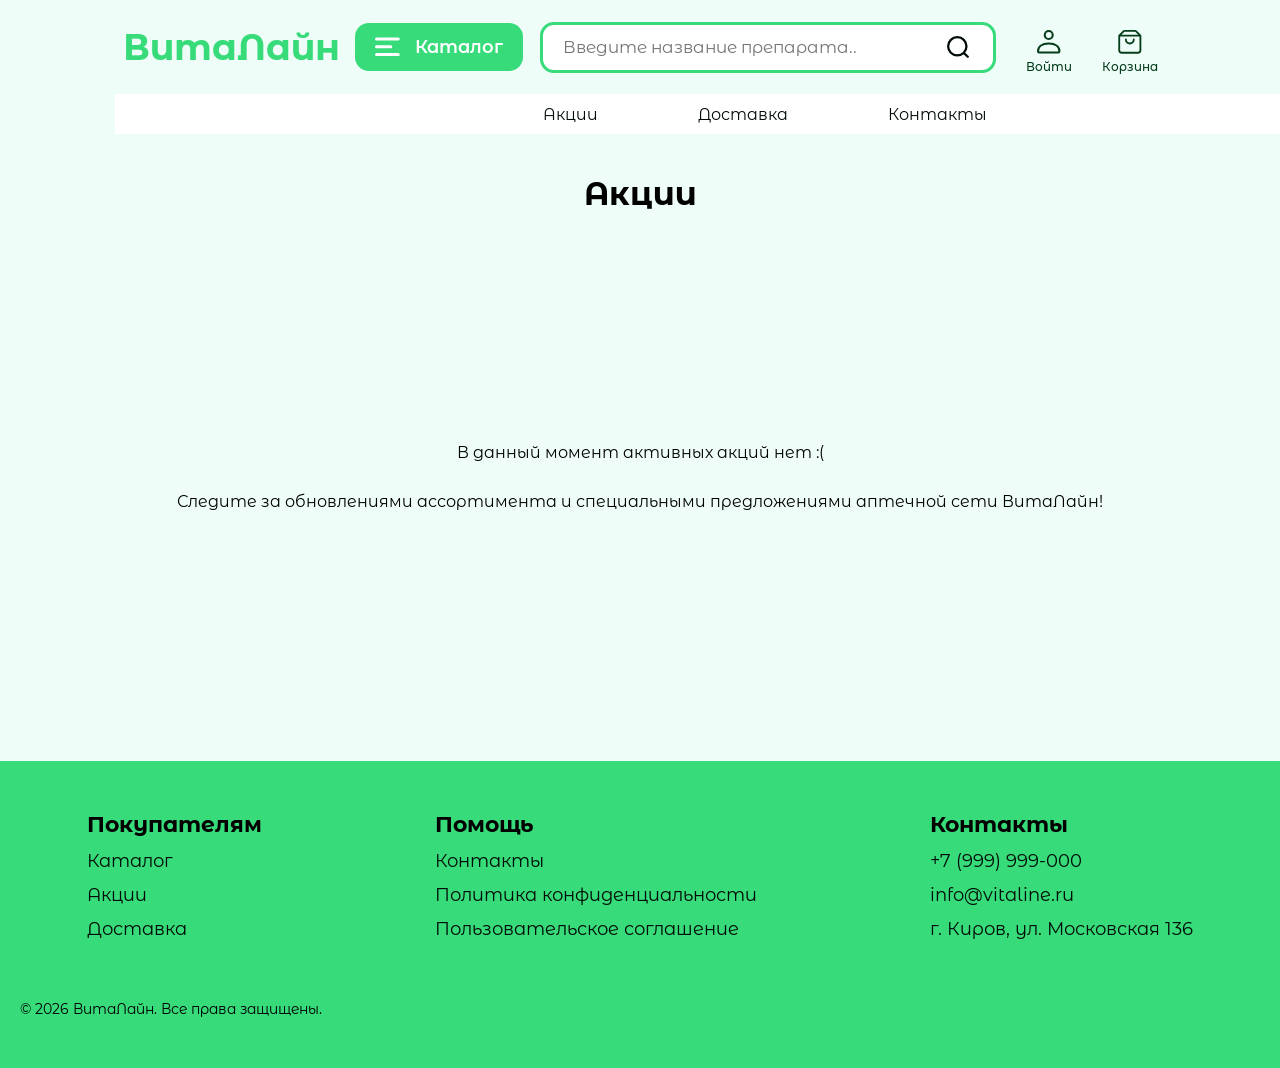
<file: sale.html>
<!DOCTYPE html>
<html lang="ru">

<head>
    <meta charset="UTF-8">
    <meta name="viewport" content="width=device-width, initial-scale=1.0">
    <title>Website</title>
    <link rel="stylesheet" href="css/main.css">
</head>

<body>
    <header class="container">
        <a href="index.html" class="logo">ВитаЛайн</a>
        <a href="catalog.html" class="catalog-btn">
            <img src="Icon.svg" alt="">
            Каталог
        </a>
        <div class="search-box">
            <input class="search-input" type="text" placeholder="Введите название препарата..">
            <img src="search.svg" alt="Поиск" id="search-btn">
            <div id="search-error-badge" class="search-error">Ой! Такого товара нет в нашей аптеке :(</div>
        </div>
        <div class="user-actions">
            <a href="#" id="login-btn" class="action-item">
                <img src="user.svg" alt="">
                <span>Войти</span>
            </a>
            <a href="cart.html" class="action-item" style="position: relative;">
                <img src="cart.svg" alt="">
                <span>Корзина</span>
                <span id="cart-count">0</span>
            </a>
        </div>
    </header>

    <div class="top-menu">
        <a href="sale.html">Акции</a>
        <a href="delivery.html">Доставка</a>
        <a href="#contacts">Контакты</a>
    </div>
    <div class="no-sale">
        <h1>Акции</h1>
        <div class="no-sale-text">
            <p> В данный момент активных акций нет :( </p>
            <p>Следите за обновлениями ассортимента и специальными предложениями аптечной сети ВитаЛайн!</p>
        </div>
    </div>
    <footer id="contacts">
        <div class="footer-content">
            <div class="footer-column">
                <h4 class="footer-title">Покупателям</h4>
                <a href="catalog.html">Каталог</a>
                <a href="sale.html">Акции</a>
                <a href="delivery.html">Доставка</a>
            </div>
            <div class="footer-column">
                <h4 class="footer-title">Помощь</h4>
                <a href="#contacts">Контакты</a>
                <a href="policy.html">Политика конфиденциальности</a>
                <a href="policy.html">Пользовательское соглашение</a>
            </div>

            <div class="footer-column">
                <h4 class="footer-title">Контакты</h4>
                <p>+7 (999) 999-000</p>
                <p>info@vitaline.ru</p>
                <p>г. Киров, ул. Московская 136</p>
            </div>
        </div>
        <p class="copyright">
            © 2026 ВитаЛайн. Все права защищены.
        </p>
    </footer>
    <div class="login-modal" id="login-modal">
        <div class="login-window">
            <button class="close-btn" id="close-btn">×</button>
            <h2>Вход или регистрация</h2>
            <input type="text" placeholder="Телефон">
            <label class="checkbox-block">
                <input type="checkbox">
                Даю согласие на обработку персональных данных
            </label>
            <label class="checkbox-block">
                <input type="checkbox">
                Ознакомлен и соглашаюсь с политикой обработки персональных данных,политикой конфиденциальности и
                пользовательским соглашением
            </label>
            <button class="login-btn">
                Войти
            </button>
        </div>
    </div>
    <script src="script.js"></script>
</body>
</file>
<file: css/main.css>
@import url('https://fonts.googleapis.com/css2?family=Montserrat+Alternates:wght@300;400;500;600;700&display=swap');

* {
    margin: 0;
    padding: 0;
}

body {
    padding-left: 80px;
    padding-right: 80px;
}

body {
    font-family: "Montserrat Alternates", sans-serif;
    font-weight: 400;
    background-color: #EEFDF7;

}

a {
    text-decoration: none;
}

img {
    max-width: 100%;
}

header {
    display: flex;
    align-items: center;
    justify-content: center;
    padding: 20px 40px;
}

.logo {
    font-size: 36px;
    font-weight: 700;
    color: #37DB79;
}

.catalog-btn {
    display: inline-flex;
    margin-left: 15px;
    padding: 13px 20px;
    border-radius: 14px;
    border: none;
    background: #37DB79;
    color: white;
    font-family: "Montserrat Alternates", sans-serif;
    font-size: 18px;
    font-weight: 600;
    cursor: pointer;
}

.catalog-btn img {
    width: 25px;
    margin-right: 15px;
}

.search-box {
    display: flex;
    align-items: center;
    border: #37DB79 3px solid;
    border-radius: 14px;
    width: 450px;
    height: 45px;
    background: white;
    margin-left: 17px;
}

.search-input {
    border: none;
    outline: none;
    flex: 1;
    font-size: 17px;
    font-family: "Montserrat Alternates", sans-serif;
    padding-left: 20px;
}

.search-box img {
    width: 22px;
    margin-right: 24px;
    cursor: pointer;
}

.user-actions {
    display: flex;
    gap: 30px;
    margin-left: 30px;
    margin-top: 10px;
}

.action-item:hover {
    color: #37DB79;
}

.action-item {
    display: flex;
    flex-direction: column;
    align-items: center;
    color: #053D1B;
    transition: 0.3s;
}

.action-item img {
    width: 24px;
    height: 24px;
}

.action-item span {
    font-size: 12px;
    margin-top: 5px;
    font-weight: 500;
}

.action-item img {
    transition: 0.3s;
}

.action-item:hover img {
    filter: brightness(0) saturate(100%) invert(67%) sepia(61%) saturate(576%) hue-rotate(93deg) brightness(92%) contrast(92%);
}

.top-menu {
    display: flex;
    width: 800px;
    height: 42px;
    color: white;
}

.top-menu {
    margin-left: 35px;
    display: flex;
    align-items: center;
    gap: 40px;
    background-color: white;
    padding: 15px 0;
    width: 1300px;
    height: 10px;
}

.top-menu {
    display: flex;
    justify-content: center;
    gap: 100px;
}

.top-menu a {
    color: #020C06;
    transition: 0.3s;
}

.top-menu a:hover {
    color: #37DB79;
}

.banner {
    margin-left: 30px;
    margin-top: 15px;
}

.popular {
    margin-left: 28px;
    color: #020C06;
}

.products {
    display: flex;
    justify-content: center;
    gap: 50px;
    flex-wrap: wrap;
}

.product-card {
    position: relative;
    width: 290px;
    top: 25px;
}

.card {
    width: 290px;
}

.product-img {
    position: absolute;
    top: 35px;
    left: 50%;
    transform: translateX(-50%);
    width: 220px;
}

.product-title {
    position: absolute;
    top: 200px;
    left: 50%;
    transform: translateX(-50%);
    width: 215px;
    text-align: center;
    font-size: 20px;
    font-weight: 400;
    line-height: 1.2;
    color: #020C06;
    transition: 0.3s;
}

.product-price {
    position: absolute;
    top: 293px;
    left: 50%;
    transform: translateX(-50%);
    font-size: 30px;
    font-weight: 500;
}

.cart-btn {
    position: absolute;
    top: 340px;
    left: 50%;
    transform: translateX(-50%);
    width: 240px;
    height: 55px;
    border: none;
    border-radius: 17px;
    background: #37DB79;
    font-family: "Montserrat Alternates", sans-serif;
    font-size: 23px;
    font-weight: 500;
    cursor: pointer;
    transition: 0.3s;
}

.cart-btn:hover {
    background: #62EB99;
    color: white;
}

.nurofen-img {
    width: 245px;
    top: -15px;
}

.nurofen-title {
    top: 190px;
}

.bioderma-img {
    width: 74px;
    top: 36px;
}

.magneB6-img {
    width: 220px;
    top: 45px;
}

.magneB6-title {
    top: 175px;
}

.evalar-img {
    width: 135px;
}

.evalar-title {
    top: 175px;
}

.product-card a:hover .product-title {
    color: #37DB79;
}

.about-block {
    margin-left: 20px;
    margin-top: 100px;
    width: 1300px;
    height: 65px;
    background-color: white;
    display: flex;
    align-items: center;
    padding-left: 20px;
    gap: 15px;
    font-size: 18px;
}

.green-text {
    color: #37DB79;
}

.flower-icon {
    width: 45px;
}

.about-text {
    margin-top: 30px;
    margin-left: 55px;
    font-size: 22px;
    line-height: 1.3
}

.advantages-block {
    margin-top: 30px;
    margin-left: 20px;
    width: 1290px;
    height: 480px;
    background-color: white;
    gap: 15px;
    padding-left: 30px;
    padding-top: 30px;
    font-size: 22px;
    line-height: 1.4;
    text-align: left;
}

.advantages {
    text-align: left;
    font-weight: 400;
    margin-bottom: 40px;
}

footer {
    margin-top: 20px;
    background-color: #37DB79;
    width: 100vw;
    margin-left: calc(50% - 50vw);
    padding: 50px 0;
}

.footer-content {
    display: flex;
    justify-content: space-around;
}

.footer-column a {
    color: #020C06;
    font-size: 18px;
    font-weight: 400;
}

.footer-column {
    display: flex;
    flex-direction: column;
    gap: 12px;
}

.footer-title {
    font-size: 22px;
    font-weight: 700;
}

.footer-column p {
    color: #020C06;
    font-size: 18px;
    font-weight: 400;
    flex-direction: column;
}

.footer-column a:hover {
    transition: 0.3s;
    color: white;
}

.copyright {
    text-align: left;
    margin-top: 60px;
    margin-left: 20px;
    font-size: 14px;
}

.catalog-title {
    margin-top: 20px;
    margin-left: 90px;
}

.catalog-products {
    display: flex;
    justify-content: center;
    flex-wrap: wrap;
    gap: 50px;
    margin-bottom: 150px;
}

.catalog-products .product-card {
    width: 200px;
}

.catalog-products .product-title {
    position: absolute;
    top: 130px;
    left: 50%;
    transform: translateX(-50%);
    width: 150px;
    text-align: center;
    font-size: 14px;
    font-weight: 400;
    line-height: 1.2;
    color: #020C06;
    transition: 0.3s;
}

.catalog-products .product-price {
    position: absolute;
    top: 200px;
    left: 50%;
    transform: translateX(-50%);
    font-size: 23px;
    font-weight: 500;
}

.catalog-products .cart-btn {
    position: absolute;
    top: 235px;
    left: 50%;
    transform: translateX(-50%);
    width: 150px;
    height: 40px;
    border: none;
    border-radius: 13px;
    background: #37DB79;
    font-family: "Montserrat Alternates", sans-serif;
    font-size: 16px;
    font-weight: 500;
    cursor: pointer;
    transition: 0.3s;
}

.cart-btn:hover {
    background: #62EB99;
    color: white;
}

.catalog-products .nurofen-title {
    top: 130px;
}

.catalog-products .nurofen-img {
    width: 170px;
    top: -10px;
}

.catalog-products .bioderma-title {
    top: 135px;
}

.catalog-products .bioderma-img {
    width: 50px;
    top: 23px;
}

.catalog-products .magneB6-title {
    top: 120px;
}

.catalog-products .magneB6-img {
    width: 150px;
    top: 30px;
}

.catalog-products .evalar-title {
    top: 120px;
}

.catalog-products .evalar-img {
    width: 95px;
    top: 23px;
}

.catalog-products .novop-img {
    width: 130px;
    top: 15px;
}

.catalog-products .non {
    position: absolute;
    top: 220px;
    left: 50%;
    transform: translateX(-50%);
    width: 160px;
    height: 40px;
    border-radius: 13px;
    display: flex;
    justify-content: center;
    align-items: center;
    background: #BEBEBE;
    font-family: "Montserrat Alternates", sans-serif;
    font-size: 16px;
    font-weight: 500;
}

.catalog-products .novop-title {
    text-align: center;
    width: 170px;
}

.catalog-products .almagel-img {
    top: 20px;
    width: 110px;
}

.catalog-products .almagel-title {
    top: 130px;
    text-align: center;
    width: 165px;
}

.catalog-products .opol-img {
    top: 25px;
    width: 100px;
}

.catalog-products .opol-title {
    top: 130px;
    text-align: center;
    width: 170px;
}

.footer-content catalog-content {
    margin-top: 100px;
}

.product-line {
    margin-top: 20px;
    margin-left: 35px;
    width: 1300px;
}

.product-title-card {
    margin-top: 50px;
    margin-left: 40px;
}

.product-info {
    display: flex;
    margin-left: 30px;
    gap: 50px;
}

.product-main-img {
    width: 300px;
    height: 300px;
    object-fit: contain;
}

.product-description {
    min-height: 180px;
    margin-top: 100px;
    font-size: 20px;
}

.buy-block {
    margin-top: 70px;
    margin-left: 40px;
    width: 300px;
    height: 150px;
    background: white;
    border: #37DB79 2px solid;
    border-radius: 15px;
    display: flex;
    flex-direction: column;
    flex-shrink: 0;
    justify-content: center;
    align-items: center;
    gap: 20px;
}

.buy-price {
    font-size: 20px;
}

.buy-price span {
    font-size: 24px;
    font-weight: 600;
}

.product-cart-btn {
    width: 180px;
    height: 45px;
    border: none;
    border-radius: 12px;
    background: #37DB79;
    font-family: "Montserrat Alternates", sans-serif;
    font-weight: 500;
    font-size: 18px;
    cursor: pointer;
    transition: 0.3s;
}

.product-cart-btn:hover {
    background: #62EB99;
    color: white;
}

.product-about {
    margin-left: 40px;
    margin-top: 20px;
    background: white;
    padding: 30px;
    width: 1235px;
}

.product-about h2 {
    margin-bottom: 20px;
}

.product-about p {
    font-size: 20px;
    line-height: 1.6;
}

.no-sale {
    text-align: center;
    margin-top: 40px;
    margin-bottom: 250px;
}

.no-sale h1 {
    margin-top: 10px;
    margin-bottom: 230px;
}

.no-sale p {
    margin-bottom: 30px;
}

.no-sale-text1 {
    margin-bottom: 200px;
}

.delivery-title {
    margin-top: 40px;
    margin-left: 430px;
}

.delivery-box {
    max-width: 600px;
    background: white;
    padding: 30px;
    border-radius: 5px;
    margin-top: 30px;
    margin-left: 380px;
}

.delivery-header {
    display: flex;
    justify-content: space-between;
    max-width: 600px;
    background: #37DB79;
    padding: 15px 20px;
    border-radius: 5px;
    font-weight: 600;
}

.delivery-row {
    display: flex;
    justify-content: space-between;
    max-width: 600px;
    padding: 20px;
    border-bottom: 1px solid #E5E5E5;
}

.delivery-note {
    margin-left: 150px;
    margin-top: 20px;
    margin-bottom: 100px;
    font-size: 14px;
    color: #666;
}

.cart-title {
    margin-left: 40px;
    margin-top: 40px;
}

.cart-img {
    width: 400px;
    margin-top: 30px;
    margin-left: 500px;
}

.cart-text {
    text-align: center;
    margin-left: 20px;
    line-height: 2;
}

.catalog-link {
    display: inline-block;
    margin-top: 25px;
    padding: 15px 30px;
    background: #37DB79;
    color: white;
    border-radius: 12px;
    font-weight: 600;
    text-decoration: none;
    margin-left: 580px;
    margin-bottom: 80px;
    transition: 0.3s;
}

.catalog-link:hover {
    background: #2FC86B;
}

.policy-title {
    margin-top: 30px;
    margin-left: 50px;
    line-height: 1.5;
    color: #37DB79;
}

.policy-text {
    margin-top: 10px;
    margin-left: 50px;
    margin-bottom: 30px;
    color: #020C06;
}

.login-modal {
    position: fixed;
    top: 0;
    left: 0;
    width: 100%;
    height: 100%;
    background: rgba(0, 0, 0, 0.3);
    display: flex;
    justify-content: center;
    align-items: center;
    opacity: 0;
    pointer-events: none;
    transition: opacity 0.3s ease;
}

.login-modal.active {
    opacity: 1;
    pointer-events: auto;
}

.login-window {
    width: 450px;
    background: linear-gradient(50deg,
            #f3f3f3,
            #C9F5DB,
            #73E99E);
    border-radius: 30px;
    padding: 40px;
    position: relative;
    display: flex;
    flex-direction: column;
    gap: 30px;
}

.close-btn {
    position: absolute;
    top: 25px;
    right: 25px;
    width: 55px;
    height: 55px;
    border: none;
    border-radius: 50%;
    background: white;
    font-size: 40px;
    cursor: pointer;
}

.login-window input[type="text"] {
    height: 60px;
    border: 3px solid #37DB79;
    border-radius: 20px;
    padding-left: 20px;
    font-size: 20px;
}

.checkbox-block {
    display: flex;
    align-items: flex-start;
    gap: 15px;
    font-size: 18px;
}

.checkbox-block input[type="checkbox"] {
    appearance: none;
    width: 30px;
    height: 30px;
    background-color: white;
    border: 3px solid #37DB79;
    border-radius: 10px;
    flex-shrink: 0;
    cursor: pointer;
    position: relative;
    transition: 0.3s;
}

.checkbox-block input[type="checkbox"]:checked {
    background-color: #37DB79;
}

.checkbox-block input[type="checkbox"]:checked::after {
    content: "✓";
    position: absolute;
    top: 1px;
    left: 6px;
    color: white;
    font-size: 18px;
    font-weight: bold;
}

.login-btn {
    height: 60px;
    border: none;
    border-radius: 15px;
    background: #67E59B;
    color: white;
    font-size: 24px;
    font-weight: 600;
    cursor: pointer;
}

body.no-scroll {
    overflow: hidden;
}

#cart-count {
    position: absolute;
    top: -14px;
    right: 5px;
    background-color: #37DB79;
    color: white;
    font-size: 12px;
    padding: 2px 6px;
    border-radius: 50%;
    font-weight: bold;
    display: none;
}

.cart-grid {
    display: grid;
    grid-template-columns: 2.2fr 1fr;
    gap: 30px;
    margin-top: 20px;
    margin-bottom: 80px;
}

.cart-management {
    margin-bottom: 15px;
    text-align: left;
}

.cart-clear-btn {
    margin-top: 10px;
    margin-left: 43px;
    margin-bottom: 10px;
    background: none;
    border: none;
    color: #ff4d4d;
    font-size: 15px;
    font-weight: 600;
    cursor: pointer;
    padding: 0;
}

.cart-clear-btn:hover {
    color: #e03333;
}

.cart-item-row {
    display: flex;
    align-items: center;
    background: white;
    border: 1px solid #e0e0e0;
    border-radius: 16px;
    padding: 15px 20px;
    margin-bottom: 15px;
    margin-left: 40px;
    max-width: 780px;
    text-align: left;
}

.cart-item-img {
    width: 60px;
    height: 60px;
    object-fit: contain;
    margin-right: 20px;
}

.cart-item-info {
    flex-grow: 1;
}

.cart-item-info h4 {
    margin: 0 0 5px 0;
    font-size: 16px;
    color: #333;
    font-weight: 500;
    line-height: 1.3;
}

.cart-item-status {
    font-size: 13px;
    color: #37DB79;
    font-weight: 600;
}

.cart-item-price {
    font-size: 18px;
    font-weight: 700;
    color: #222;
    margin-left: 20px;
    white-space: nowrap;
}

.summary-card {
    background: #ffffff;
    border: 1px solid #e0e0e0;
    border-radius: 20px;
    padding: 25px;
    position: sticky;
    margin-top: 53px;
    margin-right: 30px;
    text-align: left;
}

.summary-card h3 {
    margin: 0 0 20px 0;
    font-size: 18px;
    color: #333;
}

.summary-row {
    display: flex;
    justify-content: space-between;
    margin-bottom: 12px;
    color: #666;
    font-size: 15px;
}

.free-text {
    color: #37DB79;
    font-weight: 600;
}

.summary-hr {
    border: none;
    border-top: 1px dashed #ccc;
    margin: 15px 0;
}

.summary-total-row {
    display: flex;
    justify-content: space-between;
    font-size: 22px;
    font-weight: 700;
    color: #222;
    margin-bottom: 25px;
}

.cart-checkout-btn {
    width: 100%;
    background-color: #37DB79;
    color: white;
    border: none;
    padding: 16px;
    border-radius: 14px;
    font-weight: 600;
    font-size: 16px;
    cursor: pointer;
    transition: 0.2s;
}

.cart-checkout-btn:hover {
    background-color: #2FC86B;
}

.search-box {
    position: relative;
}

.search-error {
    display: none;
    position: absolute;
    top: 55px;
    left: 0;
    width: 100%;
    background-color: #ffffff;
    color: #020C06;
    border: 1px solid #020C06;
    border-radius: 12px;
    padding: 12px 15px;
    font-size: 14px;
    font-weight: 500;
    z-index: 100;
    text-align: left;
    box-sizing: border-box;
}
</file>
